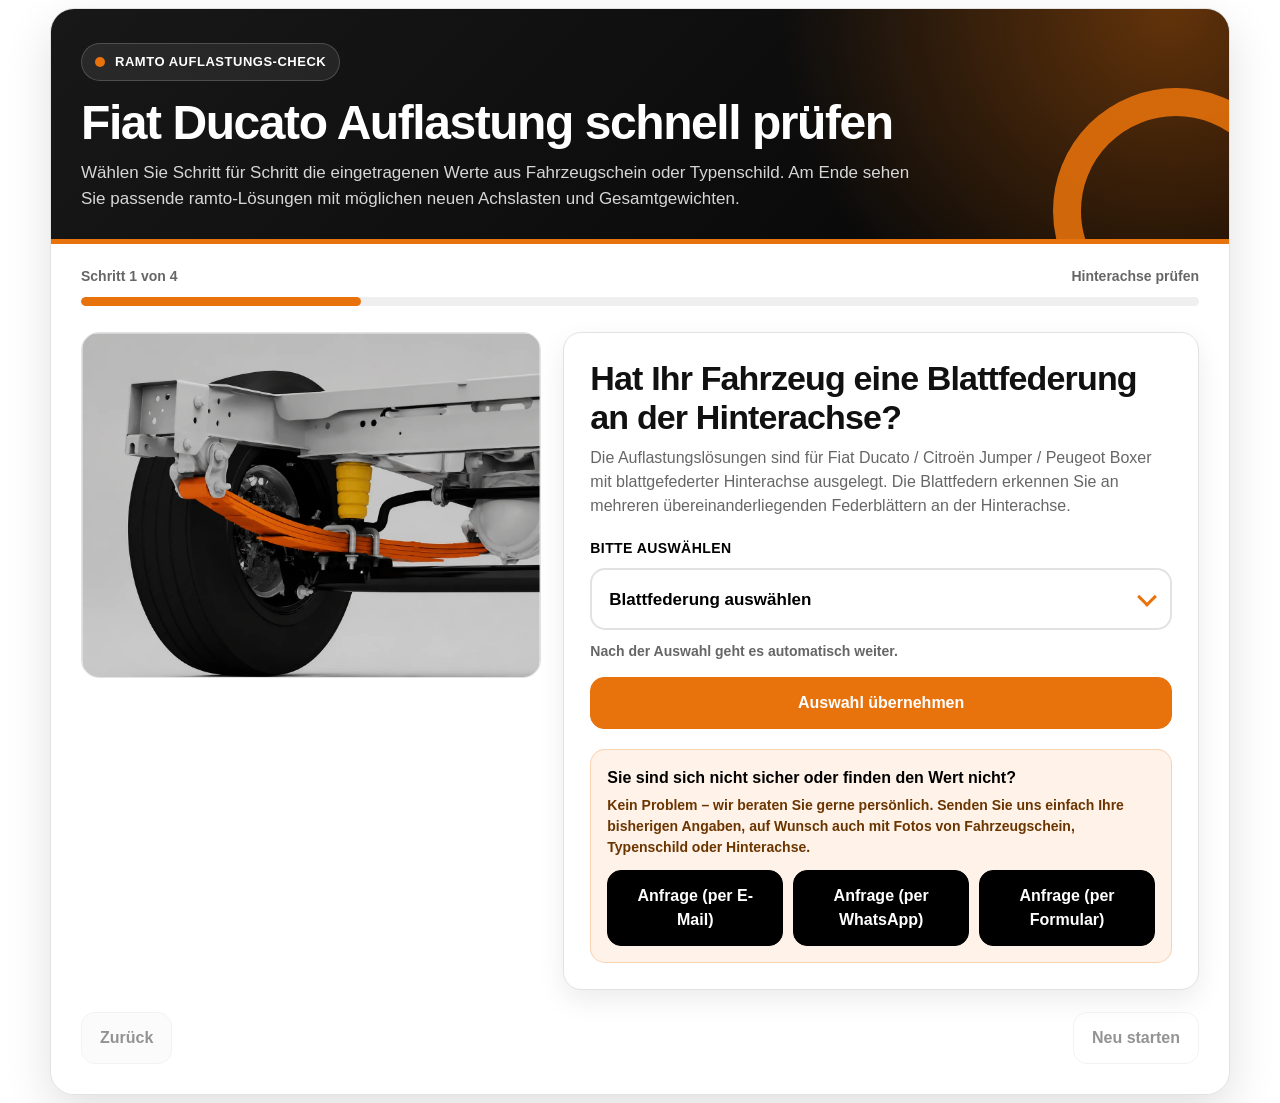
<file: fiat-auflastung/index.html>
<!doctype html>
<html lang="de">
<head>
  <meta charset="UTF-8">
  <meta http-equiv="Content-Type" content="text/html; charset=UTF-8">
  <meta name="viewport" content="width=device-width, initial-scale=1.0">
  <title>ramto Fiat Ducato Auflastungs-Check</title>
</head>
<body>
<!-- JIMDO-CODE START -->
<!--
  ramto Fiat Ducato Auflastungs-Check
  Version: 6.6 Clean Logging
  Stand: 07.07.2026
  Einbau in Jimdo: Bei der Jimdo-Block-Datei alles kopieren. Bei der Vollversion nur den Bereich zwischen JIMDO-CODE START und JIMDO-CODE ENDE kopieren.

  Wichtige Anpassungsstellen:
  - AUFLASTUNG_DATEN: Tabellenwerte / moegliche Kombinationen
  - AUFLASTUNG_CONFIG.prices: Preise je Option
  - AUFLASTUNG_CONFIG.productUrls / wheelUrl: Links
  - Bilder liegen im Ordner images/ als webp: blattfeder.webp, zgg.webp, va.webp, ha.webp, option-a.webp, option-b.webp, option-c.webp
  - Version 6: Kontaktwege E-Mail / WhatsApp / Formular, Google-Sheets-Logging fuer jede Anfrage, Formular-Mail nur bei Kanal Formular
  - Wichtig: AUFLASTUNG_CONFIG.sheetEndpoint, sheetWriteToken und whatsappPhone vor Livegang eintragen
-->
<div id="ramto-fiat-journey" class="rfj">
  <style>
    #ramto-fiat-journey {
      --rfj-orange: #E8720C;
      --rfj-orange-dark: #c85d00;
      --rfj-black: #000000;
      --rfj-anthracite: #181818;
      --rfj-white: #FFFFFF;
      --rfj-bg: #FFFFFF;
      --rfj-soft: #F6F6F6;
      --rfj-soft-2: #EFEFEF;
      --rfj-soft-orange: #FFF2E8;
      --rfj-text: #111111;
      --rfj-muted: #666666;
      --rfj-border: #E2E2E2;
      --rfj-success: #1d6f42;
      --rfj-warning-bg: #FFF6ED;
      --rfj-warning-text: #6B3500;
      --rfj-radius: 18px;
      --rfj-radius-sm: 13px;
      --rfj-shadow: 0 18px 48px rgba(0, 0, 0, 0.12);
      --rfj-shadow-soft: 0 10px 28px rgba(0, 0, 0, 0.08);
      width: 100%;
      max-width: 1180px;
      margin: 0 auto;
      color: var(--rfj-text);
      font-family: Arial, Helvetica, sans-serif;
      font-size: 16px;
      line-height: 1.5;
      -webkit-text-size-adjust: 100%;
      text-size-adjust: 100%;
    }

    #ramto-fiat-journey * {
      box-sizing: border-box;
    }

    #ramto-fiat-journey a {
      color: inherit;
    }

    #ramto-fiat-journey h2,
    #ramto-fiat-journey h3,
    #ramto-fiat-journey h4,
    #ramto-fiat-journey h5,
    #ramto-fiat-journey p {
      margin-top: 0;
    }

    #ramto-fiat-journey .rfj-shell {
      overflow: hidden;
      background: var(--rfj-white);
      border: 1px solid var(--rfj-border);
      border-radius: 24px;
      box-shadow: var(--rfj-shadow);
    }

    #ramto-fiat-journey .rfj-hero {
      position: relative;
      overflow: hidden;
      padding: 34px 30px 28px;
      background:
        radial-gradient(circle at 95% 0%, rgba(232, 114, 12, 0.40), transparent 34%),
        linear-gradient(135deg, var(--rfj-anthracite) 0%, #050505 100%);
      color: var(--rfj-white);
      border-bottom: 5px solid var(--rfj-orange);
    }

    #ramto-fiat-journey .rfj-hero::after {
      content: "";
      position: absolute;
      width: 190px;
      height: 190px;
      right: -70px;
      bottom: -95px;
      border: 28px solid var(--rfj-orange);
      border-radius: 50%;
      opacity: 0.88;
      pointer-events: none;
    }

    #ramto-fiat-journey .rfj-kicker {
      position: relative;
      z-index: 1;
      display: inline-flex;
      align-items: center;
      gap: 10px;
      margin-bottom: 16px;
      padding: 8px 13px;
      border: 1px solid rgba(255, 255, 255, 0.18);
      border-radius: 999px;
      background: rgba(255, 255, 255, 0.08);
      font-size: 13px;
      font-weight: 800;
      letter-spacing: 0.04em;
      text-transform: uppercase;
    }

    #ramto-fiat-journey .rfj-kicker::before {
      content: "";
      display: inline-block;
      width: 10px;
      height: 10px;
      border-radius: 50%;
      background: var(--rfj-orange);
    }

    #ramto-fiat-journey .rfj-hero h2 {
      position: relative;
      z-index: 1;
      max-width: 830px;
      margin-bottom: 12px;
      font-size: clamp(30px, 4vw, 48px);
      line-height: 1.08;
      font-weight: 900;
      letter-spacing: -0.03em;
    }

    #ramto-fiat-journey .rfj-hero p {
      position: relative;
      z-index: 1;
      max-width: 850px;
      margin-bottom: 0;
      color: rgba(255, 255, 255, 0.83);
      font-size: 17px;
    }

    #ramto-fiat-journey .rfj-progress-wrap {
      padding: 22px 30px 0;
      background: var(--rfj-white);
    }

    #ramto-fiat-journey .rfj-progress-meta {
      display: flex;
      justify-content: space-between;
      gap: 14px;
      margin-bottom: 10px;
      color: var(--rfj-muted);
      font-size: 14px;
      font-weight: 700;
    }

    #ramto-fiat-journey .rfj-progress {
      height: 9px;
      overflow: hidden;
      border-radius: 999px;
      background: var(--rfj-soft-2);
    }

    #ramto-fiat-journey .rfj-progress-bar {
      width: 25%;
      height: 100%;
      border-radius: 999px;
      background: var(--rfj-orange);
      transition: width 0.25s ease;
    }

    #ramto-fiat-journey .rfj-form {
      padding: 26px 30px 30px;
      background: var(--rfj-white);
    }

    #ramto-fiat-journey .rfj-step {
      display: none;
      grid-template-columns: minmax(250px, 0.42fr) minmax(0, 0.58fr);
      gap: 22px;
      align-items: start;
    }

    #ramto-fiat-journey .rfj-step.is-active {
      display: grid;
    }

    #ramto-fiat-journey .rfj-question-card,
    #ramto-fiat-journey .rfj-image-slot,
    #ramto-fiat-journey .rfj-result,
    #ramto-fiat-journey .rfj-option-card {
      border: 1px solid var(--rfj-border);
      border-radius: var(--rfj-radius);
      background: var(--rfj-white);
    }

    #ramto-fiat-journey .rfj-question-card {
      min-width: 0;
      padding: 26px;
      box-shadow: var(--rfj-shadow-soft);
    }

    #ramto-fiat-journey .rfj-question-card h3 {
      margin-bottom: 10px;
      font-size: clamp(24px, 3vw, 34px);
      line-height: 1.13;
      font-weight: 900;
      letter-spacing: -0.025em;
    }

    #ramto-fiat-journey .rfj-question-card p {
      margin-bottom: 20px;
      color: var(--rfj-muted);
    }

    #ramto-fiat-journey .rfj-image-slot {
      position: relative;
      aspect-ratio: 4 / 3;
      width: 100%;
      height: auto;
      min-height: 0;
      align-self: start;
      overflow: hidden;
      display: flex;
      flex-direction: column;
      justify-content: center;
      align-items: center;
      gap: 9px;
      padding: 22px;
      text-align: center;
      color: var(--rfj-muted);
      background:
        linear-gradient(135deg, rgba(0, 0, 0, 0.72), rgba(24, 24, 24, 0.38)),
        repeating-linear-gradient(135deg, #f3f3f3, #f3f3f3 12px, #e7e7e7 12px, #e7e7e7 24px);
    }

    #ramto-fiat-journey .rfj-image-slot::before {
      content: "";
      position: absolute;
      inset: 14px;
      border: 2px dashed rgba(255, 255, 255, 0.45);
      border-radius: 15px;
      pointer-events: none;
    }

    #ramto-fiat-journey .rfj-image-slot span {
      position: relative;
      z-index: 1;
      display: inline-flex;
      width: 58px;
      height: 58px;
      align-items: center;
      justify-content: center;
      border-radius: 18px;
      background: var(--rfj-orange);
      color: var(--rfj-white);
      font-size: 25px;
      font-weight: 900;
      box-shadow: 0 10px 22px rgba(0, 0, 0, 0.22);
    }

    #ramto-fiat-journey .rfj-image-slot strong,
    #ramto-fiat-journey .rfj-image-slot small {
      position: relative;
      z-index: 1;
      max-width: 270px;
    }

    #ramto-fiat-journey .rfj-image-slot strong {
      color: var(--rfj-white);
      font-size: 17px;
    }

    #ramto-fiat-journey .rfj-image-slot small {
      color: rgba(255, 255, 255, 0.78);
    }


    #ramto-fiat-journey .rfj-image-slot.rfj-has-img,
    #ramto-fiat-journey .rfj-option-image.rfj-has-img {
      padding: 0;
      background: var(--rfj-white);
    }

    #ramto-fiat-journey .rfj-image-slot.rfj-has-img::before,
    #ramto-fiat-journey .rfj-option-image.rfj-has-img::after {
      display: none;
    }

    #ramto-fiat-journey .rfj-select-label {
      display: block;
      margin: 0 0 9px;
      color: var(--rfj-black);
      font-size: 14px;
      font-weight: 900;
      letter-spacing: 0.03em;
      text-transform: uppercase;
    }

    #ramto-fiat-journey .rfj-select-wrap {
      position: relative;
      width: 100%;
    }

    #ramto-fiat-journey .rfj-select-wrap::after {
      content: "";
      position: absolute;
      right: 18px;
      top: 50%;
      width: 11px;
      height: 11px;
      border-right: 3px solid var(--rfj-orange);
      border-bottom: 3px solid var(--rfj-orange);
      transform: translateY(-65%) rotate(45deg);
      pointer-events: none;
    }

    #ramto-fiat-journey .rfj-select {
      width: 100%;
      min-height: 62px;
      padding: 15px 54px 15px 17px;
      border: 2px solid var(--rfj-border);
      border-radius: 15px;
      appearance: none;
      -webkit-appearance: none;
      background: var(--rfj-white);
      color: var(--rfj-black);
      font: inherit;
      font-size: 17px;
      line-height: 1.25;
      font-weight: 800;
      cursor: pointer;
      outline: none;
      transition: border-color 0.15s ease, box-shadow 0.15s ease, background 0.15s ease;
      overflow: hidden;
      text-overflow: ellipsis;
    }

    #ramto-fiat-journey .rfj-select:hover,
    #ramto-fiat-journey .rfj-select:focus {
      border-color: var(--rfj-orange);
      box-shadow: 0 0 0 4px rgba(232, 114, 12, 0.13);
    }

    #ramto-fiat-journey .rfj-select:disabled {
      opacity: 0.55;
      cursor: not-allowed;
      background: var(--rfj-soft);
    }

    #ramto-fiat-journey .rfj-select-hint {
      min-height: 22px;
      margin-top: 11px;
      color: var(--rfj-muted);
      font-size: 14px;
      font-weight: 700;
    }

    #ramto-fiat-journey .rfj-select-hint strong {
      color: var(--rfj-black);
    }

    #ramto-fiat-journey .rfj-select-next {
      display: none;
      width: 100%;
      margin-top: 14px;
    }

    #ramto-fiat-journey .rfj-choice-grid {
      display: grid;
      grid-template-columns: repeat(2, minmax(0, 1fr));
      gap: 12px;
      margin-top: 8px;
    }

    #ramto-fiat-journey .rfj-choice-grid-numbers {
      grid-template-columns: repeat(2, minmax(0, 1fr));
    }

    #ramto-fiat-journey .rfj-choice,
    #ramto-fiat-journey .rfj-button {
      appearance: none;
      border: 1px solid var(--rfj-border);
      border-radius: 14px;
      font: inherit;
      cursor: pointer;
      transition: transform 0.15s ease, border-color 0.15s ease, background 0.15s ease, box-shadow 0.15s ease;
    }

    #ramto-fiat-journey .rfj-choice {
      position: relative;
      min-height: 92px;
      padding: 16px 16px 15px;
      background: var(--rfj-white);
      text-align: left;
    }

    #ramto-fiat-journey .rfj-choice::after {
      content: "›";
      position: absolute;
      right: 15px;
      top: 15px;
      width: 28px;
      height: 28px;
      display: inline-flex;
      align-items: center;
      justify-content: center;
      border-radius: 50%;
      background: var(--rfj-soft);
      color: var(--rfj-orange);
      font-size: 24px;
      line-height: 1;
      font-weight: 900;
    }

    #ramto-fiat-journey .rfj-choice strong {
      display: block;
      padding-right: 34px;
      margin-bottom: 4px;
      color: var(--rfj-black);
      font-size: 17px;
      line-height: 1.25;
    }

    #ramto-fiat-journey .rfj-choice small {
      display: block;
      color: var(--rfj-muted);
      line-height: 1.38;
    }

    #ramto-fiat-journey .rfj-choice .rfj-number {
      display: block;
      padding-right: 34px;
      margin-bottom: 3px;
      color: var(--rfj-black);
      font-size: 26px;
      line-height: 1.1;
      font-weight: 900;
      letter-spacing: -0.02em;
    }

    #ramto-fiat-journey .rfj-choice:hover,
    #ramto-fiat-journey .rfj-choice:focus-visible,
    #ramto-fiat-journey .rfj-button:hover,
    #ramto-fiat-journey .rfj-button:focus-visible {
      transform: translateY(-1px);
      border-color: var(--rfj-orange);
      box-shadow: 0 0 0 4px rgba(232, 114, 12, 0.13);
      outline: none;
    }

    #ramto-fiat-journey .rfj-choice.is-selected {
      border-color: var(--rfj-orange);
      background: var(--rfj-soft-orange);
      box-shadow: 0 0 0 4px rgba(232, 114, 12, 0.14);
    }

    #ramto-fiat-journey .rfj-step-note {
      display: inline-flex;
      align-items: center;
      gap: 8px;
      margin-top: 18px;
      padding: 10px 12px;
      border-radius: 999px;
      background: var(--rfj-soft);
      color: var(--rfj-muted);
      font-size: 13px;
      font-weight: 800;
    }

    #ramto-fiat-journey .rfj-step-note::before {
      content: "";
      width: 9px;
      height: 9px;
      border-radius: 50%;
      background: var(--rfj-orange);
    }

    #ramto-fiat-journey .rfj-error {
      display: none;
      margin-top: 16px;
      padding: 12px 14px;
      border-radius: 12px;
      background: var(--rfj-warning-bg);
      color: var(--rfj-warning-text);
      font-weight: 800;
    }

    #ramto-fiat-journey .rfj-error.is-visible {
      display: block;
    }

    #ramto-fiat-journey .rfj-nav {
      display: flex;
      justify-content: space-between;
      gap: 12px;
      margin-top: 22px;
    }

    #ramto-fiat-journey .rfj-button {
      display: inline-flex;
      align-items: center;
      justify-content: center;
      gap: 8px;
      min-height: 48px;
      padding: 13px 18px;
      text-decoration: none;
      font-weight: 900;
      background: var(--rfj-white);
      color: var(--rfj-black);
    }

    #ramto-fiat-journey .rfj-button-primary {
      border-color: var(--rfj-orange);
      background: var(--rfj-orange);
      color: var(--rfj-white);
    }

    #ramto-fiat-journey .rfj-button-dark {
      border-color: var(--rfj-black);
      background: var(--rfj-black);
      color: var(--rfj-white);
    }

    #ramto-fiat-journey .rfj-button-ghost {
      background: var(--rfj-soft);
    }

    #ramto-fiat-journey .rfj-button[disabled] {
      opacity: 0.42;
      cursor: not-allowed;
      transform: none;
      box-shadow: none;
      border-color: var(--rfj-border);
    }

    #ramto-fiat-journey .rfj-result {
      margin-top: 26px;
      padding: 26px;
      box-shadow: var(--rfj-shadow);
    }

    #ramto-fiat-journey .rfj-result[hidden] {
      display: none;
    }

    #ramto-fiat-journey .rfj-result-head {
      display: grid;
      grid-template-columns: minmax(0, 1fr) auto;
      gap: 16px;
      align-items: flex-start;
      margin-bottom: 18px;
      padding-bottom: 18px;
      border-bottom: 1px solid var(--rfj-border);
    }

    #ramto-fiat-journey .rfj-result-head h3 {
      margin-bottom: 7px;
      font-size: clamp(26px, 3vw, 38px);
      line-height: 1.1;
      font-weight: 900;
      letter-spacing: -0.03em;
    }

    #ramto-fiat-journey .rfj-result-head p {
      margin-bottom: 0;
      color: var(--rfj-muted);
    }

    #ramto-fiat-journey .rfj-pill {
      display: inline-flex;
      align-items: center;
      justify-content: center;
      white-space: nowrap;
      gap: 8px;
      border-radius: 999px;
      padding: 10px 13px;
      background: var(--rfj-anthracite);
      color: var(--rfj-white);
      font-size: 13px;
      font-weight: 900;
    }

    #ramto-fiat-journey .rfj-alert {
      margin: 0 0 18px;
      padding: 14px 16px;
      border: 1px solid rgba(232, 114, 12, 0.28);
      border-left: 5px solid var(--rfj-orange);
      border-radius: 14px;
      background: var(--rfj-warning-bg);
      color: var(--rfj-warning-text);
    }

    #ramto-fiat-journey .rfj-alert strong {
      display: block;
      margin-bottom: 4px;
      color: var(--rfj-black);
    }

    #ramto-fiat-journey .rfj-options {
      display: grid;
      gap: 20px;
    }

    #ramto-fiat-journey .rfj-option-card {
      overflow: hidden;
      box-shadow: var(--rfj-shadow-soft);
    }

    #ramto-fiat-journey .rfj-option-heading {
      display: flex;
      align-items: flex-start;
      gap: 14px;
      padding: 21px 22px 18px;
      background: var(--rfj-white);
      border-bottom: 1px solid var(--rfj-border);
    }

    #ramto-fiat-journey .rfj-letter {
      flex: 0 0 auto;
      display: inline-flex;
      width: 42px;
      height: 42px;
      align-items: center;
      justify-content: center;
      border-radius: 50%;
      background: var(--rfj-orange);
      color: var(--rfj-white);
      font-size: 19px;
      font-weight: 900;
    }

    #ramto-fiat-journey .rfj-option-heading h4 {
      margin: 0 0 4px;
      font-size: clamp(22px, 2.6vw, 30px);
      line-height: 1.13;
      font-weight: 900;
      letter-spacing: -0.02em;
    }

    #ramto-fiat-journey .rfj-option-heading p {
      margin-bottom: 0;
      color: var(--rfj-muted);
    }

    #ramto-fiat-journey .rfj-option-main {
      display: grid;
      grid-template-columns: minmax(240px, 0.95fr) minmax(170px, 0.58fr) minmax(250px, 0.82fr);
      gap: 16px;
      align-items: start;
      padding: 20px 22px 18px;
      background: var(--rfj-white);
    }

    #ramto-fiat-journey .rfj-option-image {
      position: relative;
      aspect-ratio: 4 / 3;
      width: 100%;
      height: auto;
      min-height: 0;
      align-self: start;
      display: flex;
      align-items: center;
      justify-content: center;
      overflow: hidden;
      border: 1px solid var(--rfj-border);
      border-radius: 16px;
      padding: 18px;
      text-align: center;
      color: rgba(255, 255, 255, 0.83);
      background:
        linear-gradient(135deg, rgba(0, 0, 0, 0.78), rgba(24, 24, 24, 0.38)),
        repeating-linear-gradient(135deg, #eeeeee, #eeeeee 12px, #dfdfdf 12px, #dfdfdf 24px);
      font-weight: 800;
    }

    #ramto-fiat-journey .rfj-option-image::after {
      content: "";
      position: absolute;
      inset: 12px;
      border: 2px dashed rgba(255, 255, 255, 0.42);
      border-radius: 13px;
      pointer-events: none;
    }

    #ramto-fiat-journey .rfj-option-image,
    #ramto-fiat-journey .rfj-kpi-stack,
    #ramto-fiat-journey .rfj-price-box {
      min-width: 0;
      overflow-wrap: anywhere;
    }

    #ramto-fiat-journey .rfj-image-slot > img,
    #ramto-fiat-journey .rfj-option-image > img {
      position: absolute;
      inset: 0;
      z-index: 0;
      display: block;
      width: 100%;
      height: 100%;
      object-fit: cover;
    }

    #ramto-fiat-journey .rfj-image-slot > :not(img),
    #ramto-fiat-journey .rfj-option-image > :not(img) {
      position: relative;
      z-index: 1;
    }

    #ramto-fiat-journey .rfj-kpi-stack {
      display: grid;
      gap: 10px;
    }

    #ramto-fiat-journey .rfj-load-box {
      border: 1px solid var(--rfj-border);
      border-radius: 15px;
      padding: 14px 14px 13px;
      background: var(--rfj-soft);
    }

    #ramto-fiat-journey .rfj-load-box span {
      display: block;
      margin-bottom: 3px;
      color: var(--rfj-muted);
      font-size: 12px;
      font-weight: 900;
      letter-spacing: 0.05em;
      text-transform: uppercase;
    }

    #ramto-fiat-journey .rfj-load-box strong {
      display: block;
      color: var(--rfj-black);
      font-size: clamp(21px, 2.2vw, 24px);
      line-height: 1.1;
      font-weight: 900;
      letter-spacing: -0.02em;
    }

    #ramto-fiat-journey .rfj-price-box {
      display: flex;
      flex-direction: column;
      padding: 16px;
      border-radius: 16px;
      border: 1px solid rgba(232, 114, 12, 0.42);
      background: var(--rfj-soft-orange);
    }

    #ramto-fiat-journey .rfj-price-box span {
      color: var(--rfj-muted);
      font-size: 12px;
      font-weight: 900;
      letter-spacing: 0.05em;
      text-transform: uppercase;
    }

    #ramto-fiat-journey .rfj-price-box strong {
      display: block;
      margin: 2px 0 10px;
      color: var(--rfj-black);
      font-size: clamp(25px, 3vw, 32px);
      line-height: 1.05;
      font-weight: 900;
      letter-spacing: -0.03em;
    }

    #ramto-fiat-journey .rfj-price-box p {
      margin: 0 0 10px;
      color: var(--rfj-warning-text);
      font-size: 14px;
      font-weight: 800;
    }

    #ramto-fiat-journey .rfj-price-box ul {
      margin: 0;
      padding-left: 18px;
      color: var(--rfj-muted);
      font-size: 14px;
    }

    #ramto-fiat-journey .rfj-price-box li + li {
      margin-top: 5px;
    }

    #ramto-fiat-journey .rfj-procon-full {
      display: grid;
      grid-template-columns: repeat(2, minmax(0, 1fr));
      gap: 16px;
      padding: 18px 22px 22px;
      background: #fbfbfb;
      border-top: 1px solid var(--rfj-border);
    }

    #ramto-fiat-journey .rfj-procon-box {
      border: 1px solid var(--rfj-border);
      border-radius: 15px;
      padding: 15px 16px;
      background: var(--rfj-white);
    }

    #ramto-fiat-journey .rfj-procon-box h5 {
      margin: 0 0 9px;
      font-size: 16px;
      font-weight: 900;
    }

    #ramto-fiat-journey .rfj-procon-box ul {
      margin: 0;
      padding-left: 18px;
      color: var(--rfj-muted);
    }

    #ramto-fiat-journey .rfj-procon-box li + li {
      margin-top: 6px;
    }

    #ramto-fiat-journey .rfj-wheel-note {
      margin: 0 22px 18px;
      padding: 13px 15px;
      border-radius: 14px;
      background: var(--rfj-anthracite);
      color: rgba(255, 255, 255, 0.83);
      font-size: 14px;
    }

    #ramto-fiat-journey .rfj-wheel-note strong {
      color: var(--rfj-white);
    }

    #ramto-fiat-journey .rfj-option-actions {
      display: flex;
      flex-wrap: wrap;
      gap: 10px;
      padding: 0 22px 22px;
    }

    #ramto-fiat-journey .rfj-summary-list {
      display: grid;
      gap: 7px;
      margin-top: 18px;
      padding: 14px 16px;
      border-radius: 14px;
      background: var(--rfj-soft);
      color: var(--rfj-muted);
      font-size: 14px;
    }

    #ramto-fiat-journey .rfj-summary-list strong {
      color: var(--rfj-black);
    }

    #ramto-fiat-journey .rfj-help-card {
      margin-top: 20px;
      padding: 16px;
      border: 1px solid rgba(232, 114, 12, 0.24);
      border-radius: 15px;
      background: var(--rfj-soft-orange);
    }

    #ramto-fiat-journey .rfj-help-card strong {
      display: block;
      margin-bottom: 5px;
      color: var(--rfj-black);
      font-size: 16px;
      font-weight: 900;
    }

    #ramto-fiat-journey .rfj-help-card p {
      margin-bottom: 12px;
      color: var(--rfj-warning-text);
      font-size: 14px;
      font-weight: 700;
    }

    #ramto-fiat-journey .rfj-contact-actions {
      display: flex;
      flex-wrap: wrap;
      gap: 10px;
    }

    #ramto-fiat-journey .rfj-contact-actions .rfj-button,
    #ramto-fiat-journey .rfj-option-actions .rfj-contact-button {
      flex: 1 1 145px;
    }

    #ramto-fiat-journey .rfj-button-small {
      min-height: 44px;
      padding: 11px 13px;
      font-size: 14px;
    }

    #ramto-fiat-journey .rfj-contact-notice {
      position: fixed;
      left: 50%;
      bottom: 22px;
      z-index: 99999;
      max-width: min(520px, calc(100vw - 28px));
      padding: 13px 16px;
      border-radius: 14px;
      background: var(--rfj-anthracite);
      color: var(--rfj-white);
      box-shadow: var(--rfj-shadow);
      font-size: 14px;
      font-weight: 800;
      transform: translate(-50%, 18px);
      opacity: 0;
      pointer-events: none;
      transition: opacity 0.18s ease, transform 0.18s ease;
    }

    #ramto-fiat-journey .rfj-contact-notice.is-visible {
      opacity: 1;
      transform: translate(-50%, 0);
    }

    #ramto-fiat-journey .rfj-modal[hidden] {
      display: none;
    }

    #ramto-fiat-journey .rfj-modal {
      position: fixed;
      inset: 0;
      z-index: 99998;
      display: flex;
      align-items: center;
      justify-content: center;
      padding: 18px;
    }

    #ramto-fiat-journey .rfj-modal-backdrop {
      position: absolute;
      inset: 0;
      background: rgba(0, 0, 0, 0.58);
    }

    #ramto-fiat-journey .rfj-modal-panel {
      position: relative;
      z-index: 1;
      width: 100%;
      max-width: 760px;
      max-height: 90vh;
      overflow: auto;
      padding: 26px;
      border-radius: 22px;
      background: var(--rfj-white);
      box-shadow: var(--rfj-shadow);
    }

    #ramto-fiat-journey .rfj-modal-close {
      position: absolute;
      top: 14px;
      right: 14px;
      width: 42px;
      height: 42px;
      border: 1px solid var(--rfj-border);
      border-radius: 50%;
      background: var(--rfj-soft);
      color: var(--rfj-black);
      font-size: 26px;
      line-height: 1;
      font-weight: 900;
      cursor: pointer;
    }

    #ramto-fiat-journey .rfj-modal-panel h3 {
      max-width: 620px;
      margin: 0 50px 8px 0;
      font-size: clamp(24px, 3vw, 34px);
      line-height: 1.12;
      font-weight: 900;
      letter-spacing: -0.02em;
    }

    #ramto-fiat-journey .rfj-modal-panel > p {
      margin-bottom: 14px;
      color: var(--rfj-muted);
    }

    #ramto-fiat-journey .rfj-modal-summary {
      display: grid;
      gap: 5px;
      margin: 0 0 16px;
      padding: 13px 15px;
      border-radius: 14px;
      background: var(--rfj-soft);
      color: var(--rfj-muted);
      font-size: 14px;
    }

    #ramto-fiat-journey .rfj-modal-summary strong {
      color: var(--rfj-black);
    }

    #ramto-fiat-journey .rfj-form-grid {
      display: grid;
      grid-template-columns: repeat(2, minmax(0, 1fr));
      gap: 14px;
    }

    #ramto-fiat-journey .rfj-field {
      display: block;
      min-width: 0;
    }

    #ramto-fiat-journey .rfj-field-full {
      grid-column: 1 / -1;
    }

    #ramto-fiat-journey .rfj-field span {
      display: block;
      margin-bottom: 7px;
      color: var(--rfj-black);
      font-size: 13px;
      font-weight: 900;
      letter-spacing: 0.03em;
      text-transform: uppercase;
    }

    #ramto-fiat-journey .rfj-input,
    #ramto-fiat-journey .rfj-textarea {
      width: 100%;
      border: 2px solid var(--rfj-border);
      border-radius: 13px;
      background: var(--rfj-white);
      color: var(--rfj-black);
      font: inherit;
      font-size: 16px;
      outline: none;
      transition: border-color 0.15s ease, box-shadow 0.15s ease;
    }

    #ramto-fiat-journey .rfj-input {
      min-height: 52px;
      padding: 12px 13px;
    }

    #ramto-fiat-journey .rfj-textarea {
      min-height: 112px;
      padding: 12px 13px;
      resize: vertical;
    }

    #ramto-fiat-journey .rfj-input:focus,
    #ramto-fiat-journey .rfj-textarea:focus {
      border-color: var(--rfj-orange);
      box-shadow: 0 0 0 4px rgba(232, 114, 12, 0.13);
    }

    #ramto-fiat-journey .rfj-consent {
      display: flex;
      gap: 10px;
      align-items: flex-start;
      margin-top: 14px;
      color: var(--rfj-muted);
      font-size: 14px;
      font-weight: 700;
    }

    #ramto-fiat-journey .rfj-consent input {
      flex: 0 0 auto;
      width: 18px;
      height: 18px;
      margin-top: 2px;
      accent-color: var(--rfj-orange);
    }

    #ramto-fiat-journey .rfj-form-status {
      display: none;
      margin-top: 14px;
      padding: 12px 14px;
      border-radius: 13px;
      font-weight: 800;
    }

    #ramto-fiat-journey .rfj-form-status.is-visible {
      display: block;
    }

    #ramto-fiat-journey .rfj-form-status.is-success {
      background: #EAF7EF;
      color: var(--rfj-success);
    }

    #ramto-fiat-journey .rfj-form-status.is-error {
      background: var(--rfj-warning-bg);
      color: var(--rfj-warning-text);
    }

    #ramto-fiat-journey .rfj-modal-actions {
      display: flex;
      flex-wrap: wrap;
      gap: 10px;
      justify-content: flex-end;
      margin-top: 16px;
    }

    #ramto-fiat-journey .rfj-hp {
      position: absolute;
      left: -9999px;
      width: 1px;
      height: 1px;
      opacity: 0;
    }

    @media (max-width: 1060px) {
      #ramto-fiat-journey .rfj-option-main {
        grid-template-columns: minmax(230px, 1fr) minmax(220px, 1fr);
      }

      #ramto-fiat-journey .rfj-price-box {
        grid-column: 1 / -1;
      }
    }

    @media (max-width: 780px) {
      #ramto-fiat-journey {
        max-width: 100%;
      }

      #ramto-fiat-journey .rfj-step,
      #ramto-fiat-journey .rfj-result-head,
      #ramto-fiat-journey .rfj-option-main,
      #ramto-fiat-journey .rfj-procon-full {
        grid-template-columns: 1fr;
      }

      #ramto-fiat-journey .rfj-choice-grid,
      #ramto-fiat-journey .rfj-choice-grid-numbers {
        grid-template-columns: 1fr;
      }

      #ramto-fiat-journey .rfj-select-next {
        display: inline-flex;
      }

      #ramto-fiat-journey .rfj-price-box {
        grid-column: auto;
      }

      #ramto-fiat-journey .rfj-hero,
      #ramto-fiat-journey .rfj-progress-wrap,
      #ramto-fiat-journey .rfj-form,
      #ramto-fiat-journey .rfj-result {
        padding-left: 18px;
        padding-right: 18px;
      }

      #ramto-fiat-journey .rfj-option-heading,
      #ramto-fiat-journey .rfj-option-main,
      #ramto-fiat-journey .rfj-procon-full,
      #ramto-fiat-journey .rfj-option-actions {
        padding-left: 18px;
        padding-right: 18px;
      }

      #ramto-fiat-journey .rfj-wheel-note {
        margin-left: 18px;
        margin-right: 18px;
      }
    }

    @media (max-width: 640px) {
      #ramto-fiat-journey {
        font-size: 17px;
      }

      #ramto-fiat-journey .rfj-shell {
        border-radius: 16px;
        box-shadow: none;
      }

      #ramto-fiat-journey .rfj-hero {
        padding: 26px 18px 22px;
      }

      #ramto-fiat-journey .rfj-hero h2 {
        font-size: 30px;
        line-height: 1.08;
      }

      #ramto-fiat-journey .rfj-hero p {
        font-size: 16px;
      }

      #ramto-fiat-journey .rfj-progress-wrap {
        padding-top: 18px;
      }

      #ramto-fiat-journey .rfj-progress-meta {
        flex-direction: column;
        gap: 4px;
        font-size: 15px;
      }

      #ramto-fiat-journey .rfj-form {
        padding-top: 22px;
        padding-bottom: 24px;
      }

      #ramto-fiat-journey .rfj-step {
        gap: 16px;
      }

      #ramto-fiat-journey .rfj-question-card {
        padding: 20px;
        border-radius: 16px;
      }

      #ramto-fiat-journey .rfj-question-card h3 {
        font-size: 26px;
        line-height: 1.12;
      }

      #ramto-fiat-journey .rfj-question-card p {
        font-size: 16px;
      }

      #ramto-fiat-journey .rfj-image-slot,
      #ramto-fiat-journey .rfj-option-image {
        aspect-ratio: 4 / 3;
        min-height: 0;
        padding: 18px;
      }

      #ramto-fiat-journey .rfj-select {
        min-height: 66px;
        padding-top: 16px;
        padding-bottom: 16px;
        font-size: 18px;
      }

      #ramto-fiat-journey .rfj-select-hint {
        font-size: 15px;
        line-height: 1.45;
      }

      #ramto-fiat-journey .rfj-nav,
      #ramto-fiat-journey .rfj-option-actions,
      #ramto-fiat-journey .rfj-contact-actions,
      #ramto-fiat-journey .rfj-modal-actions {
        flex-direction: column;
      }

      #ramto-fiat-journey .rfj-form-grid {
        grid-template-columns: 1fr;
      }

      #ramto-fiat-journey .rfj-modal {
        padding: 10px;
      }

      #ramto-fiat-journey .rfj-modal-panel {
        padding: 22px 16px 18px;
        border-radius: 16px;
      }

      #ramto-fiat-journey .rfj-button {
        width: 100%;
        min-height: 58px;
        font-size: 16px;
      }

      #ramto-fiat-journey .rfj-result {
        margin-top: 20px;
        padding: 18px 14px;
        border-radius: 16px;
      }

      #ramto-fiat-journey .rfj-result-head {
        gap: 10px;
      }

      #ramto-fiat-journey .rfj-result-head h3 {
        font-size: 28px;
      }

      #ramto-fiat-journey .rfj-pill {
        width: 100%;
        white-space: normal;
      }

      #ramto-fiat-journey .rfj-option-heading {
        padding-top: 18px;
      }

      #ramto-fiat-journey .rfj-option-heading h4 {
        font-size: 24px;
      }

      #ramto-fiat-journey .rfj-load-box strong {
        font-size: 25px;
      }

      #ramto-fiat-journey .rfj-price-box strong {
        font-size: 30px;
      }

      #ramto-fiat-journey .rfj-procon-box ul,
      #ramto-fiat-journey .rfj-price-box ul {
        padding-left: 20px;
      }
    }
  </style>

  <div class="rfj-shell">
    <div class="rfj-hero">
      <div class="rfj-kicker">ramto Auflastungs-Check</div>
      <h2>Fiat Ducato Auflastung schnell prüfen</h2>
      <p>Wählen Sie Schritt für Schritt die eingetragenen Werte aus Fahrzeugschein oder Typenschild. Am Ende sehen Sie passende ramto-Lösungen mit möglichen neuen Achslasten und Gesamtgewichten.</p>
    </div>

    <div class="rfj-progress-wrap">
      <div class="rfj-progress-meta">
        <span id="rfj-step-label">Schritt 1 von 4</span>
        <span id="rfj-step-name">Hinterachse prüfen</span>
      </div>
      <div class="rfj-progress" aria-hidden="true">
        <div id="rfj-progress-bar" class="rfj-progress-bar"></div>
      </div>
    </div>

    <form id="rfj-form" class="rfj-form" novalidate>
      <section class="rfj-step is-active" data-step="0" data-name="Hinterachse prüfen">
        <div class="rfj-image-slot rfj-has-img">
          <img src="images/blattfeder.webp" alt="Beispielbild: Blattfederung an der Hinterachse erkennen" loading="lazy">
        </div>
        <div class="rfj-question-card">
          <h3>Hat Ihr Fahrzeug eine Blattfederung an der Hinterachse?</h3>
          <p>Die Auflastungslösungen sind für Fiat Ducato / Citroën Jumper / Peugeot Boxer mit blattgefederter Hinterachse ausgelegt. Die Blattfedern erkennen Sie an mehreren übereinanderliegenden Federblättern an der Hinterachse.</p>
          <label class="rfj-select-label" for="rfj-leaf-select">Bitte auswählen</label>
          <div class="rfj-select-wrap">
            <select id="rfj-leaf-select" class="rfj-select" aria-label="Blattfederung auswählen">
              <option value="" disabled selected>Blattfederung auswählen</option>
              <option value="yes">Ja, Blattfederung an der Hinterachse vorhanden</option>
              <option value="no">Nein / nicht sicher</option>
            </select>
          </div>
          <div id="rfj-leaf-help" class="rfj-select-hint">Nach der Auswahl geht es automatisch weiter.</div>
          <button type="button" class="rfj-button rfj-button-primary rfj-select-next" data-continue="leaf">Auswahl übernehmen</button>
          <div class="rfj-error" data-error></div>
        </div>
      </section>

      <section class="rfj-step" data-step="1" data-name="zGG auswählen">
        <div class="rfj-image-slot rfj-has-img">
          <img src="images/zgg.webp" alt="Beispielbild: zulässiges Gesamtgewicht am Typenschild oder Fahrzeugschein finden" loading="lazy">
        </div>
        <div class="rfj-question-card">
          <h3>Welches zulässige Gesamtgewicht ist aktuell eingetragen?</h3>
          <p>Wählen Sie das aktuell eingetragene zulässige Gesamtgewicht in kg. Sie finden den Wert im Fahrzeugschein oder auf dem Typenschild – entscheidend ist der zugelassene Wert, nicht das aktuell gewogene Gewicht.</p>
          <label class="rfj-select-label" for="rfj-zgg-select">zGG auswählen</label>
          <div class="rfj-select-wrap">
            <select id="rfj-zgg-select" class="rfj-select" aria-label="zGG auswählen"></select>
          </div>
          <div id="rfj-zgg-help" class="rfj-select-hint">Es werden nur Werte angezeigt, die für diesen Auflastungs-Check vorgesehen sind.</div>
          <button type="button" class="rfj-button rfj-button-primary rfj-select-next" data-continue="zgg">Auswahl übernehmen</button>
          <div class="rfj-error" data-error></div>
        </div>
      </section>

      <section class="rfj-step" data-step="2" data-name="1-VA auswählen">
        <div class="rfj-image-slot rfj-has-img">
          <img src="images/va.webp" alt="Beispielbild: zulässige Vorderachslast 1-VA finden" loading="lazy">
        </div>
        <div class="rfj-question-card">
          <h3>Welche zulässige Traglast hat die Vorderachse?</h3>
          <p>Wählen Sie die aktuell eingetragene Vorderachslast in kg. Auf dem Typenschild steht sie meist bei <strong>1-VA</strong>, im Fahrzeugschein bei Achse 1 / 8.1.</p>
          <label class="rfj-select-label" for="rfj-va-select">1-VA auswählen</label>
          <div class="rfj-select-wrap">
            <select id="rfj-va-select" class="rfj-select" aria-label="Vorderachslast auswählen"></select>
          </div>
          <div id="rfj-va-help" class="rfj-select-hint">Die Auswahl ist auf passende Kombinationen zum gewählten zGG gefiltert.</div>
          <button type="button" class="rfj-button rfj-button-primary rfj-select-next" data-continue="va">Auswahl übernehmen</button>
          <div class="rfj-error" data-error></div>
        </div>
      </section>

      <section class="rfj-step" data-step="3" data-name="2-HA auswählen">
        <div class="rfj-image-slot rfj-has-img">
          <img src="images/ha.webp" alt="Beispielbild: zulässige Hinterachslast 2-HA finden" loading="lazy">
        </div>
        <div class="rfj-question-card">
          <h3>Welche zulässige Traglast hat die Hinterachse?</h3>
          <p>Wählen Sie die aktuell eingetragene Hinterachslast in kg. Auf dem Typenschild steht sie meist bei <strong>2-HA</strong>, im Fahrzeugschein bei Achse 2 / 8.2.</p>
          <label class="rfj-select-label" for="rfj-ha-select">2-HA auswählen</label>
          <div class="rfj-select-wrap">
            <select id="rfj-ha-select" class="rfj-select" aria-label="Hinterachslast auswählen"></select>
          </div>
          <div id="rfj-ha-help" class="rfj-select-hint">Nach Auswahl der Hinterachslast wird das Ergebnis direkt angezeigt.</div>
          <button type="button" class="rfj-button rfj-button-primary rfj-select-next" data-continue="ha">Ergebnis anzeigen</button>
          <div class="rfj-error" data-error></div>
        </div>
      </section>

      <div class="rfj-nav">
        <button type="button" id="rfj-prev" class="rfj-button rfj-button-ghost" disabled>Zurück</button>
        <button type="button" id="rfj-reset" class="rfj-button">Neu starten</button>
      </div>
    </form>
  </div>

  <div id="rfj-results" class="rfj-result" hidden aria-live="polite"></div>
  <div id="rfj-contact-notice" class="rfj-contact-notice" aria-live="polite"></div>

  <div id="rfj-contact-modal" class="rfj-modal" hidden aria-hidden="true">
    <div class="rfj-modal-backdrop" data-close-modal></div>
    <div class="rfj-modal-panel" role="dialog" aria-modal="true" aria-labelledby="rfj-modal-title">
      <button type="button" class="rfj-modal-close" data-close-modal aria-label="Formular schließen">×</button>
      <h3 id="rfj-modal-title">Anfrage per Formular</h3>
      <p id="rfj-modal-intro">Füllen Sie das Formular aus. Wir übernehmen Ihre bisherigen Angaben automatisch.</p>
      <div id="rfj-modal-summary" class="rfj-modal-summary"></div>
      <form id="rfj-contact-form" novalidate>
        <input type="text" id="rfj-contact-hp" name="website" class="rfj-hp" tabindex="-1" autocomplete="off" aria-hidden="true">
        <div class="rfj-form-grid">
          <label class="rfj-field">
            <span>Name *</span>
            <input id="rfj-contact-name" class="rfj-input" type="text" name="name" autocomplete="name" required>
          </label>
          <label class="rfj-field">
            <span>Telefonnummer</span>
            <input id="rfj-contact-phone" class="rfj-input" type="tel" name="phone" autocomplete="tel">
          </label>
          <label class="rfj-field">
            <span>E-Mail</span>
            <input id="rfj-contact-email" class="rfj-input" type="email" name="email" autocomplete="email">
          </label>
          <label class="rfj-field rfj-field-full">
            <span>Fotos hochladen optional</span>
            <input id="rfj-contact-photos" class="rfj-input" type="file" name="photos" accept="image/*" multiple>
            <small>Optional: Fotos von Fahrzeugschein, Typenschild oder Hinterachse. Maximal 5 MB pro Foto, maximal 12 MB gesamt.</small>
          </label>
          <label class="rfj-field rfj-field-full">
            <span>Nachricht / Rückrufwunsch</span>
            <textarea id="rfj-contact-message" class="rfj-textarea" name="message" rows="8"></textarea>
          </label>
        </div>
        <label class="rfj-consent">
          <input id="rfj-contact-consent" type="checkbox" required>
          <span>Ich bin damit einverstanden, dass ramto meine Angaben zur Bearbeitung der Anfrage speichert und mich dazu kontaktiert.</span>
        </label>
        <div id="rfj-contact-status" class="rfj-form-status" aria-live="polite"></div>
        <div class="rfj-modal-actions">
          <button type="button" class="rfj-button" data-close-modal>Abbrechen</button>
          <button type="submit" id="rfj-contact-submit" class="rfj-button rfj-button-dark">Anfrage senden</button>
        </div>
      </form>
    </div>
  </div>

  <script>
    (function () {
      "use strict";

      var AUFLASTUNG_CONFIG = {
        email: "info@ramto.de",
        emailCc: "eric@ramto.de",

        // Google-Sheets-Anbindung:
        // 1) Apps-Script-Code aus der separaten Datei in ein Google Sheet einfügen.
        // 2) Als Web-App bereitstellen.
        // 3) Die Web-App-URL hier eintragen.
        sheetEndpoint: "https://script.google.com/macros/s/AKfycbzF3MPW9wAJnYSJZqaYleWVGHZW6iMkzJ3uiCeOYU80pLtFTnvazKu2--ssekwxYgk/exec",

        // Muss identisch mit WRITE_TOKEN im Apps Script sein. Kein echter Geheimschutz,
        // weil der Wert im Frontend sichtbar ist, aber gut gegen einfache Fremdposts/Bots.
        sheetWriteToken: "ramtoAuflastungsAnfragenWriteToken",

        // WhatsApp im internationalen Format, nur Ziffern, ohne +, Leerzeichen oder Klammern.
        // Beispiel: 491701234567. Leer lassen = WhatsApp-Button zeigt Formular-Fallback.
        whatsappPhone: "+4956513388220",
        wheelUrl: "https://www.ramto.de/r%C3%A4der-u-felgen/fiatalle/",
        productUrls: {
          A: "https://www.ramto.de/fahrwerk/#cc-m-product-10205992150",
          B: "https://www.ramto.de/fahrwerk/auflastungsratgeber/#cc-m-product-10369099950",
          C: "https://www.ramto.de/fahrwerk/performance-flex/"
        },
        prices: {
          A: "1.699,00 €",
          B: "2.698,00 €",
          C: "ab 3.649,00 €"
        },
        priceNotes: {
          A: "Komplettpreis inkl. Montage und Eintragung – ideal für mehr Reserven an der Hinterachse.",
          B: "Komplettpreis inkl. Montage und Eintragung – unsere ausgewogene Lösung für Vorder- und Hinterachse.",
          C: "Premium-Komplettfahrwerk Angebotspreis – für maximale Fahrwerksoptimierung."
        },
        priceIncludes: {
          A: [
            "inkl. MwSt.",
            "inkl. Montage bei ramto",
            "inkl. TÜV-Eintragung / TÜV-Abnahme wenn gewünscht",
            "Auflastung mit Typenschild inklusive, sofern technisch möglich",
            "persönliche Einweisung vor Ort",
            "zzgl. ggf. notwendiger Räder/Reifen"
          ],
          B: [
            "inkl. MwSt.",
            "Montage durch ramto-Fahrwerkstechniker",
            "TÜV-Eintragung inklusive",
            "Auflastung mit Typenschild inklusive, sofern technisch möglich",
            "persönliche Einweisung vor Ort",
            "zzgl. ggf. notwendiger Räder/Reifen"
          ],
          C: [
            "inkl. Montage aller Komponenten",
            "inkl. Fahrzeugwiegung wenn erforderlich",
            "inkl. Spurüberprüfung / Spureinstellung",
            "inkl. TÜV-Eintragung vor Ort",
            "kostenlose Auflastung wenn gewünscht",
            "ramto: Fahrwerk, Räder, Reifen und TÜV aus einer Hand"
          ]
        }
      };

      // Technische Zuordnung fuer den Konfigurator.
      // Zum Anpassen nur die Zahlen in ist / vaHaCp / haCp ändern oder Zeilen ergänzen.
      // ist = aktuell eingetragene Werte. haCp = Option A. vaHaCp = Optionen B und C.
      var AUFLASTUNG_DATEN = [
        { chassis: "LIGHT", typ: "30", ist: { zgg: 3000, va: 1630, ha: 1650 }, vaHaCp: { zgg: 3600, va: 2000, ha: 2400 }, haCp: { zgg: 3600, va: 1630, ha: 2400 } },
        { chassis: "LIGHT", typ: "35", ist: { zgg: 3300, va: 1750, ha: 1900 }, vaHaCp: { zgg: 3960, va: 2000, ha: 2400 }, haCp: { zgg: 3960, va: 1750, ha: 2400 } },
        { chassis: "LIGHT", typ: "35", ist: { zgg: 3500, va: 1850, ha: 2000 }, vaHaCp: { zgg: 4200, va: 2000, ha: 2400 }, haCp: { zgg: 4090, va: 1850, ha: 2400 } },
        { chassis: "LIGHT", typ: "35", ist: { zgg: 3510, va: 1960, ha: 2000 }, vaHaCp: { zgg: 4200, va: 2000, ha: 2400 }, haCp: { zgg: 4090, va: 1960, ha: 2400 } },
        { chassis: "LIGHT", typ: "35", ist: { zgg: 3650, va: 1850, ha: 2000 }, vaHaCp: { zgg: 4200, va: 2000, ha: 2400 }, haCp: { zgg: 4090, va: 1850, ha: 2400 } },
        { chassis: "LIGHT", typ: "35", ist: { zgg: 3500, va: 1960, ha: 2000 }, vaHaCp: { zgg: 4200, va: 2000, ha: 2400 }, haCp: { zgg: 4090, va: 1960, ha: 2400 } },
        { chassis: "LIGHT", typ: "35", ist: { zgg: 3650, va: 1960, ha: 2000 }, vaHaCp: { zgg: 4200, va: 2000, ha: 2400 }, haCp: { zgg: 4090, va: 1960, ha: 2400 } },
        { chassis: "HEAVY/MAXI", typ: "35", ist: { zgg: 3500, va: 2100, ha: 2400 }, vaHaCp: { zgg: 4200, va: 2300, ha: 2700 }, haCp: { zgg: 4200, va: 2100, ha: 2700 } },
        { chassis: "HEAVY/MAXI", typ: "35", ist: { zgg: 3510, va: 2100, ha: 2400 }, vaHaCp: { zgg: 4200, va: 2300, ha: 2700 }, haCp: { zgg: 4200, va: 2100, ha: 2700 } },
        { chassis: "HEAVY/MAXI", typ: "40", ist: { zgg: 4000, va: 2100, ha: 2400 }, vaHaCp: { zgg: 4700, va: 2300, ha: 2700 }, haCp: { zgg: 4700, va: 2100, ha: 2700 } },
        { chassis: "HEAVY/MAXI", typ: "40", ist: { zgg: 4200, va: 2100, ha: 2400 }, vaHaCp: { zgg: 4700, va: 2300, ha: 2700 }, haCp: { zgg: 4700, va: 2100, ha: 2700 } },
        { chassis: "HEAVY/MAXI", typ: "40", ist: { zgg: 4250, va: 2100, ha: 2400 }, vaHaCp: { zgg: 4700, va: 2300, ha: 2700 }, haCp: { zgg: 4700, va: 2100, ha: 2700 } },
        { chassis: "HEAVY/MAXI", typ: "40", ist: { zgg: 4400, va: 2100, ha: 2500 }, vaHaCp: { zgg: 4700, va: 2300, ha: 2700 }, haCp: { zgg: 4700, va: 2100, ha: 2700 } }
      ];

      var OPTIONEN = [
        {
          key: "A",
          name: "CP Luftfedersystem Hinterachse",
          subtitle: "Die pragmatische Lösung, wenn vor allem die Hinterachse mehr Unterstützung und Zuladungsreserve braucht.",
          dataKey: "haCp",
          imagePath: "images/option-a.webp",
          imageAlt: "Fiat Ducato Camper mit CP Luftfedersystem an der Hinterachse, vorne tiefer als hinten",
          pros: [
            "Gezielte Unterstützung der Hinterachse – besonders hilfreich bei Heckgarage, Fahrradträger, Rollerträger oder hoher Beladung im Heck.",
            "Die Hinterachse kann per Luftdruck besser an unterschiedliche Beladung angepasst werden.",
            "Mehr Reserven, bessere Stabilität und ein deutlich souveräneres Fahrgefühl als im stark beladenen Serienzustand.",
            "Geringerer Umbauumfang und attraktiver Preis gegenüber den umfangreicheren Lösungen."
          ],
          cons: [
            "Die Vorderachse bleibt seriennah und wird nicht angehoben.",
            "Das Fahrzeug kann vorne sichtbar tiefer stehen als hinten – es entsteht eine leichte Keilform.",
            "Für mehr Komfort, mehr Bodenfreiheit und eine waagerechte Fahrzeuglage ist Option B oder C die bessere Wahl."
          ]
        },
        {
          key: "B",
          name: "CP Luftfedersystem HA + CP Komfortfedern VA",
          subtitle: "Unsere ausgewogene Empfehlung: Hinterachse entlasten, Vorderachse anheben und das Fahrzeug harmonischer ausrichten.",
          dataKey: "vaHaCp",
          imagePath: "images/option-b.webp",
          imageAlt: "Fiat Ducato Camper mit CP Komfortfedern Vorderachse und CP Luftfedersystem Hinterachse",
          pros: [
            "Das Fahrzeug steht deutlich ausgewogener und meist näher an einer waagerechten Linie.",
            "Mehr Bodenfreiheit und Federweg an der Vorderachse – hilfreich bei Fähren, Einfahrten, Bordsteinen und langen Überhängen.",
            "Mehr Fahrkomfort vorne und hinten sowie ein stabileres Gefühl bei Seitenwind, Kurven und Lastwechseln.",
            "Sehr gute Lösung, wenn neben der Auflastung auch Alltagstauglichkeit und Komfort spürbar besser werden sollen."
          ],
          cons: [
            "Mehr Umbauumfang und höhere Investition als die reine Hinterachs-Lösung.",
            "Die passende Federvariante wird individuell nach Fahrzeuggewicht und Ausstattung geprüft.",
            "Wer das Maximum aus Komfort, Dämpfung und Fahrperformance holen möchte, sollte Option C prüfen."
          ]
        },
        {
          key: "C",
          name: "Performance Flex Komplettfahrwerk",
          subtitle: "Die Premium-Lösung für Stabilität, Komfort, Bodenfreiheit, Auflastung und Fahrperformance aus einem Guss.",
          dataKey: "vaHaCp",
          imagePath: "images/option-c.webp",
          imageAlt: "Fiat Ducato Camper mit Performance Flex Komplettfahrwerk, Federn, Luftfahrwerk und Dämpfern",
          pros: [
            "Ganzheitliche Fahrwerksoptimierung statt reiner Achslast-Erhöhung – abgestimmt auf Gewicht, Nutzung und gewünschtes Fahrverhalten.",
            "Mehr Stabilität und Sicherheit, mehr Komfort und eine spürbar bessere Fahrperformance.",
            "Mehr Bodenfreiheit und eine waagerechte Ausrichtung des Fahrzeugs sind möglich.",
            "CamperMatic-/Bilstein-Dämpfer, CP Komfortfedern und CP Luftfahrwerk werden als System kombiniert.",
            "Montage, Prüfung, TÜV und auf Wunsch Auflastung direkt bei ramto aus einer Hand."
          ],
          cons: [
            "Für eine reine Minimal-Auflastung kann Option A oder B bereits ausreichen.",
            "Die finale Konfiguration wird nach Fahrzeuggewicht und gewünschtem Fahrverhalten individuell festgelegt."
          ]
        }
      ];

      var root = document.getElementById("ramto-fiat-journey");
      if (!root) return;

      var steps = Array.prototype.slice.call(root.querySelectorAll(".rfj-step"));
      var form = root.querySelector("#rfj-form");
      var prevButton = root.querySelector("#rfj-prev");
      var resetButton = root.querySelector("#rfj-reset");
      var progressBar = root.querySelector("#rfj-progress-bar");
      var stepLabel = root.querySelector("#rfj-step-label");
      var stepName = root.querySelector("#rfj-step-name");
      var results = root.querySelector("#rfj-results");
      var contactNotice = root.querySelector("#rfj-contact-notice");
      var contactModal = root.querySelector("#rfj-contact-modal");
      var contactForm = root.querySelector("#rfj-contact-form");
      var contactTitle = root.querySelector("#rfj-modal-title");
      var contactIntro = root.querySelector("#rfj-modal-intro");
      var contactSummary = root.querySelector("#rfj-modal-summary");
      var contactStatus = root.querySelector("#rfj-contact-status");
      var contactSubmit = root.querySelector("#rfj-contact-submit");
      var leafSelect = root.querySelector("#rfj-leaf-select");
      var zggSelect = root.querySelector("#rfj-zgg-select");
      var vaSelect = root.querySelector("#rfj-va-select");
      var haSelect = root.querySelector("#rfj-ha-select");
      var currentStep = 0;
      var activeFormInquiry = null;
      var noticeTimer = null;
      var state = {
        leaf: null,
        zgg: null,
        va: null,
        ha: null
      };

      function kg(value) {
        if (value === null || value === undefined || value === "") return "Prüfung erforderlich";
        return String(value).replace(/\B(?=(\d{3})+(?!\d))/g, ".") + " kg";
      }

      function price(value) {
        return value && value !== "" ? value : "TBD";
      }

      function escapeHtml(value) {
        return String(value)
          .replace(/&/g, "&amp;")
          .replace(/</g, "&lt;")
          .replace(/>/g, "&gt;")
          .replace(/\"/g, "&quot;")
          .replace(/'/g, "&#039;");
      }

      function uniqueSorted(rows, getter) {
        var seen = {};
        var values = [];
        rows.forEach(function (row) {
          var value = getter(row);
          if (value !== null && value !== undefined && !seen[value]) {
            seen[value] = true;
            values.push(value);
          }
        });
        values.sort(function (a, b) { return a - b; });
        return values;
      }

      function joinKg(values) {
        return values.map(function (value) { return kg(value); }).join(" / ");
      }

      function rowsForZgg(zgg) {
        return AUFLASTUNG_DATEN.filter(function (row) { return row.ist.zgg === zgg; });
      }

      function rowsForZggVa(zgg, va) {
        return AUFLASTUNG_DATEN.filter(function (row) { return row.ist.zgg === zgg && row.ist.va === va; });
      }

      function rowsForExact(zgg, va, ha) {
        return AUFLASTUNG_DATEN.filter(function (row) {
          return row.ist.zgg === zgg && row.ist.va === va && row.ist.ha === ha;
        });
      }

      function selectedRow() {
        var rows = rowsForExact(state.zgg, state.va, state.ha);
        return rows.length ? rows[0] : null;
      }

      function showError(stepIndex, message) {
        var error = steps[stepIndex].querySelector("[data-error]");
        if (!error) return;
        error.textContent = message || "";
        error.classList.toggle("is-visible", Boolean(message));
      }

      function clearErrors() {
        steps.forEach(function (step) {
          var error = step.querySelector("[data-error]");
          if (error) {
            error.textContent = "";
            error.classList.remove("is-visible");
          }
        });
      }

      function optionHtml(value, label, selected, disabled) {
        var selectedText = selected ? " selected" : "";
        var disabledText = disabled ? " disabled" : "";
        return '<option value="' + escapeHtml(value) + '"' + selectedText + disabledText + '>' + escapeHtml(label) + '</option>';
      }

      function setHint(id, html) {
        var el = root.querySelector("#" + id);
        if (el) el.innerHTML = html || "";
      }

      function renderLeafSelect() {
        if (!leafSelect) return;
        leafSelect.value = state.leaf === true ? "yes" : state.leaf === false ? "no" : "";
      }

      function renderZggChoices() {
        if (!zggSelect) return;
        var values = uniqueSorted(AUFLASTUNG_DATEN, function (row) { return row.ist.zgg; });
        var html = optionHtml("", "Bitte zGG auswählen", !state.zgg, true);
        html += values.map(function (value) {
          var rows = rowsForZgg(value);
          var vaValues = uniqueSorted(rows, function (row) { return row.ist.va; });
          var label = kg(value);
          return optionHtml(value, label, state.zgg === value, false);
        }).join("");
        zggSelect.innerHTML = html;
        zggSelect.disabled = state.leaf !== true;

        if (state.zgg) {
          var rowsForSelected = rowsForZgg(state.zgg);
          var vaForSelected = uniqueSorted(rowsForSelected, function (row) { return row.ist.va; });
          setHint("rfj-zgg-help", "Ausgewählt: <strong>" + escapeHtml(kg(state.zgg)) + "</strong>. Dazu gibt es in der Tabelle diese 1-VA-Werte: " + escapeHtml(joinKg(vaForSelected)) + ".");
        } else {
          setHint("rfj-zgg-help", "Mögliche zGG-Werte aus der Tabelle: " + escapeHtml(joinKg(values)) + ". Nach der Auswahl geht es automatisch weiter.");
        }
      }

      function renderVaChoices() {
        if (!vaSelect) return;
        var rows = rowsForZgg(state.zgg);
        var values = uniqueSorted(rows, function (row) { return row.ist.va; });
        var html = optionHtml("", state.zgg ? "Bitte 1-VA auswählen" : "Bitte zuerst zGG auswählen", !state.va, true);

        html += values.map(function (value) {
          var filteredRows = rowsForZggVa(state.zgg, value);
          var haValues = uniqueSorted(filteredRows, function (row) { return row.ist.ha; });
          var label = kg(value);
          return optionHtml(value, label, state.va === value, false);
        }).join("");

        vaSelect.innerHTML = html;
        vaSelect.disabled = !state.zgg;

        if (!state.zgg) {
          setHint("rfj-va-help", "Bitte zuerst das zGG auswählen. Danach werden nur passende 1-VA-Werte angezeigt.");
        } else if (state.va) {
          var haForSelected = uniqueSorted(rowsForZggVa(state.zgg, state.va), function (row) { return row.ist.ha; });
          setHint("rfj-va-help", "Ausgewählt: <strong>" + escapeHtml(kg(state.va)) + "</strong>. Dazu gibt es in der Tabelle diese 2-HA-Werte: " + escapeHtml(joinKg(haForSelected)) + ".");
        } else {
          setHint("rfj-va-help", "Für zGG " + escapeHtml(kg(state.zgg)) + " sind diese 1-VA-Werte in der Tabelle vorhanden: " + escapeHtml(joinKg(values)) + ".");
        }
      }

      function renderHaChoices() {
        if (!haSelect) return;
        var rows = rowsForZggVa(state.zgg, state.va);
        var values = uniqueSorted(rows, function (row) { return row.ist.ha; });
        var html = optionHtml("", state.zgg && state.va ? "Bitte 2-HA auswählen" : "Bitte zuerst zGG und 1-VA auswählen", !state.ha, true);

        html += values.map(function (value) {
          var exactRows = rowsForExact(state.zgg, state.va, value);
          var label = kg(value);
          return optionHtml(value, label, state.ha === value, false);
        }).join("");

        haSelect.innerHTML = html;
        haSelect.disabled = !state.zgg || !state.va;

        if (!state.zgg || !state.va) {
          setHint("rfj-ha-help", "Bitte zuerst zGG und 1-VA auswählen. Danach werden nur passende 2-HA-Werte angezeigt.");
        } else if (state.ha) {
          setHint("rfj-ha-help", "Ausgewählt: <strong>" + escapeHtml(kg(state.ha)) + "</strong>. Das Ergebnis wird mit genau dieser Tabellenkombination berechnet.");
        } else {
          setHint("rfj-ha-help", "Für zGG " + escapeHtml(kg(state.zgg)) + " und 1-VA " + escapeHtml(kg(state.va)) + " sind diese 2-HA-Werte in der Tabelle vorhanden: " + escapeHtml(joinKg(values)) + ".");
        }
      }

      function uniqueProfiles(rows) {
        var seen = {};
        var profiles = [];
        rows.forEach(function (row) {
          var label = row.chassis + " Typ " + row.typ;
          if (!seen[label]) {
            seen[label] = true;
            profiles.push(label);
          }
        });
        return profiles.length ? profiles.join(" · ") : "";
      }

      function renderCurrentChoices() {
        renderLeafSelect();
        renderZggChoices();
        renderVaChoices();
        renderHaChoices();
      }

      function updateProgress() {
        steps.forEach(function (step, index) {
          step.classList.toggle("is-active", index === currentStep);
        });
        var percent = ((currentStep + 1) / steps.length) * 100;
        progressBar.style.width = percent + "%";
        stepLabel.textContent = "Schritt " + (currentStep + 1) + " von " + steps.length;
        stepName.textContent = steps[currentStep].getAttribute("data-name") || "";
        prevButton.disabled = currentStep === 0;
        resetButton.disabled = currentStep === 0 && state.leaf === null && results.hidden;
      }

      function safeScrollTo(element) {
        if (!element || !element.scrollIntoView) return;
        window.setTimeout(function () {
          try {
            element.scrollIntoView({ behavior: "smooth", block: "start" });
          } catch (error) {
            element.scrollIntoView(true);
          }
        }, 30);
      }

      function scrollToForm() {
        var activeStep = steps[currentStep] || null;
        safeScrollTo(activeStep || root.querySelector(".rfj-form") || root.querySelector(".rfj-shell"));
      }

      function goTo(stepIndex) {
        clearErrors();
        results.hidden = true;
        results.innerHTML = "";
        currentStep = Math.max(0, Math.min(steps.length - 1, stepIndex));
        renderCurrentChoices();
        updateProgress();
        scrollToForm();
      }

      function targetValues(row, option) {
        if (!row) return { zgg: null, va: null, ha: null };
        return row[option.dataKey] || { zgg: null, va: null, ha: null };
      }

      function trackEvent(eventName, params) {
        params = params || {};
        params.event_category = params.event_category || "Fiat Auflastungs-Check";

        if (window.gtag && typeof window.gtag === "function") {
          window.gtag("event", eventName, params);
        }

        if (window.dataLayer && Array.isArray(window.dataLayer)) {
          window.dataLayer.push(Object.assign({ event: eventName }, params));
        }
      }

      function trackingBase(option, row) {
        return {
          option: option ? option.key : undefined,
          option_name: option ? option.name : undefined,
          current_zgg: state.zgg || undefined,
          current_va: state.va || undefined,
          current_ha: state.ha || undefined,
          chassis: row ? row.chassis : undefined,
          vehicle_type: row ? row.typ : undefined
        };
      }

      function cleanPhoneNumber(value) {
        return String(value || "").replace(/[^0-9]/g, "");
      }

      function stepNameByIndex(stepIndex) {
        var index = parseInt(stepIndex, 10);
        if (isNaN(index) || !steps[index]) return "";
        return steps[index].getAttribute("data-name") || "";
      }

      function stateLabel(value) {
        return value === null || value === undefined || value === "" ? "noch nicht ausgewählt" : kg(value);
      }

      function leafLabel() {
        if (state.leaf === true) return "Ja";
        if (state.leaf === false) return "Nein / nicht sicher";
        return "noch nicht ausgewählt";
      }

      function stateSummaryLines(row) {
        return [
          "Blattfederung Hinterachse: " + leafLabel(),
          "Aktuelles zGG: " + stateLabel(state.zgg),
          "Aktuelle Vorderachslast 1-VA: " + stateLabel(state.va),
          "Aktuelle Hinterachslast 2-HA: " + stateLabel(state.ha),
          "Tabellenprofil: " + (row ? (row.chassis + " / Typ " + row.typ) : "nicht eindeutig erkannt - bitte manuell prüfen")
        ];
      }

      function optionByKey(optionKey) {
        return OPTIONEN.filter(function (item) { return item.key === optionKey; })[0] || null;
      }

      function requestTitle(inquiryType, option, stepIndex) {
        if (inquiryType === "option" && option) return "Option " + option.key + ": " + option.name;
        if (inquiryType === "product_click" && option) return "Produktseiten-Klick - Option " + option.key + ": " + option.name;
        if (inquiryType === "no_leaf") return "Blattfederung nein / unsicher";
        if (inquiryType === "help") return "Persönliche Beratung" + (stepNameByIndex(stepIndex) ? " – " + stepNameByIndex(stepIndex) : "");
        return "Persönliche Beratung";
      }

      function buildSubject(inquiryType, option, stepIndex) {
        if (inquiryType === "option" && option) {
          return "Anfrage Fiat Ducato Auflastung - Option " + option.key + " - " + option.name;
        }
        if (inquiryType === "no_leaf") {
          return "Rückfrage Fiat Ducato Auflastung - keine Blattfederung / unsicher";
        }
        return "Beratungswunsch Fiat Ducato Auflastung - Angaben unklar" + (stepNameByIndex(stepIndex) ? " - " + stepNameByIndex(stepIndex) : "");
      }

      function buildMessage(inquiryType, option, row, extra) {
        extra = extra || {};
        var target = option ? targetValues(row, option) : { zgg: null, va: null, ha: null };
        var lines = ["Hallo ramto-Team,", ""];

        if (inquiryType === "option" && option) {
          lines = lines.concat([
            "ich interessiere mich für eine Auflastung meines Fiat Ducato / Stellantis Wohnmobils.",
            "",
            "Ausgewählte Option:",
            "Option " + option.key + ": " + option.name,
            "Preis laut Konfigurator: " + price(AUFLASTUNG_CONFIG.prices[option.key]),
            "Preis-/Paketinfo: " + (AUFLASTUNG_CONFIG.priceNotes[option.key] || ""),
            "Enthalten laut Konfigurator: " + (AUFLASTUNG_CONFIG.priceIncludes[option.key] || []).join("; "),
            "",
            "Meine Fahrzeugdaten:"
          ]);
          lines = lines.concat(stateSummaryLines(row));
          lines = lines.concat([
            "",
            "Angezeigte Auflastung:",
            "Neues zGG: " + kg(target.zgg),
            "Neue Vorderachslast VA: " + kg(target.va),
            "Neue Hinterachslast HA: " + kg(target.ha),
            "",
            "Mir ist bewusst, dass die angegebene Tragkraft passende Räder/Reifen mit entsprechender Traglast voraussetzt. Bitte prüfen Sie auch passende Fiat-Felgen/Räder.",
            "",
            "Bitte senden Sie mir ein Angebot und teilen Sie mir mit, welche weiteren Daten oder Unterlagen benötigt werden."
          ]);
        } else if (inquiryType === "no_leaf") {
          lines = lines.concat([
            "ich habe den Auflastungs-Check genutzt, bin aber bei der Blattfederung nicht sicher bzw. mein Fahrzeug hat keine Blattfederung an der Hinterachse.",
            "",
            "Meine bisherigen Angaben:"
          ]);
          lines = lines.concat(stateSummaryLines(row));
          lines = lines.concat([
            "",
            "Bitte teilen Sie mir mit, ob es trotzdem eine passende Lösung gibt und welche Fotos oder Fahrzeugdaten Sie benötigen."
          ]);
        } else {
          lines = lines.concat([
            "ich nutze den ramto Auflastungs-Check, bin mir aber bei einer Angabe unsicher oder finde die Information nicht.",
            "",
            "Unsicher bei: " + (stepNameByIndex(extra.stepIndex) || "nicht eindeutig"),
            "",
            "Meine bisherigen Angaben:"
          ]);
          lines = lines.concat(stateSummaryLines(row));
          lines = lines.concat([
            "",
            "Bitte beraten Sie mich persönlich und teilen Sie mir mit, welche Daten, Fotos oder Unterlagen hilfreich sind."
          ]);
        }

        if (extra.customerName || extra.customerPhone || extra.customerEmail || extra.customerMessage) {
          lines = lines.concat(["", "Kontaktdaten aus dem Formular:"]);
          if (extra.customerName) lines.push("Name: " + extra.customerName);
          if (extra.customerPhone) lines.push("Telefon: " + extra.customerPhone);
          if (extra.customerEmail) lines.push("E-Mail: " + extra.customerEmail);
          if (extra.customerMessage) lines.push("Nachricht: " + extra.customerMessage);
        }

        lines = lines.concat(["", "Vielen Dank!"]);
        return lines.join("\n");
      }

      function buildInquiryPayload(channel, inquiryType, option, row, extra) {
        extra = extra || {};
        var target = option ? targetValues(row, option) : { zgg: null, va: null, ha: null };
        return {
          writeToken: AUFLASTUNG_CONFIG.sheetWriteToken || "",
          toolVersion: "6.6",
          timestampClient: new Date().toISOString(),
          sourcePage: window.location.href,
          pageTitle: document.title || "",
          userAgent: navigator.userAgent || "",
          channel: channel,
          inquiryType: inquiryType || "option",
          requestTitle: requestTitle(inquiryType, option, extra.stepIndex),
          optionKey: option ? option.key : "",
          optionName: option ? option.name : "",
          optionPrice: option ? price(AUFLASTUNG_CONFIG.prices[option.key]) : "",
          leafSpring: leafLabel(),
          currentZgg: state.zgg || "",
          currentVa: state.va || "",
          currentHa: state.ha || "",
          chassis: row ? row.chassis : "",
          vehicleType: row ? row.typ : "",
          targetZgg: target.zgg || "",
          targetVa: target.va || "",
          targetHa: target.ha || "",
          helpStep: stepNameByIndex(extra.stepIndex),
          customerName: extra.customerName || "",
          customerPhone: extra.customerPhone || "",
          customerEmail: extra.customerEmail || "",
          customerMessage: extra.customerMessage || "",
          honeypot: extra.honeypot || "",
          photos: extra.photos || [],
          messageText: buildMessage(inquiryType, option, row, extra)
        };
      }

      function saveInquiry(payload, forceKeepalive) {
        var endpoint = AUFLASTUNG_CONFIG.sheetEndpoint || "";
        if (!endpoint) {
          if (window.console && console.warn) console.warn("ramto Auflastungs-Check: sheetEndpoint ist nicht konfiguriert.");
          return Promise.resolve(false);
        }

        payload = payload || {};
        payload.writeToken = AUFLASTUNG_CONFIG.sheetWriteToken || "";
        payload.requestId = payload.requestId || ("rfj-" + Date.now() + "-" + Math.floor(Math.random() * 100000));

        var body = JSON.stringify(payload);

        // Apps Script antwortet bei fremden Domains ohne sauber nutzbare CORS-Response.
        // Deshalb bewusst Fire-and-forget per no-cors. Erfolg im Frontend bedeutet: Request wurde abgeschickt.
        if (window.fetch) {
          return fetch(endpoint, {
            method: "POST",
            mode: "no-cors",
            cache: "no-cache",
            headers: { "Content-Type": "text/plain;charset=UTF-8" },
            body: body,
            keepalive: Boolean(forceKeepalive) && body.length < 60000
          }).then(function () {
            return true;
          }).catch(function () {
            // sendBeacon ist nur fuer kleine Text-Requests geeignet.
            // Foto-Uploads per Base64 sind dafuer zu gross und wuerden im Browser abgelehnt.
            if (!payload.photos || !payload.photos.length) {
              if (navigator.sendBeacon) {
                try {
                  var blob = new Blob([body], { type: "text/plain;charset=UTF-8" });
                  return navigator.sendBeacon(endpoint, blob);
                } catch (error) {}
              }
            }
            return false;
          });
        }

        if (navigator.sendBeacon) {
          try {
            var beaconBlob = new Blob([body], { type: "text/plain;charset=UTF-8" });
            return Promise.resolve(navigator.sendBeacon(endpoint, beaconBlob));
          } catch (error) {}
        }

        return Promise.resolve(false);
      }

      function buildEmailHref(inquiryType, option, row, extra) {
        return addCcToMailto("mailto:" + AUFLASTUNG_CONFIG.email, buildSubject(inquiryType, option, extra && extra.stepIndex), buildMessage(inquiryType, option, row, extra));
      }

      function buildWhatsAppHref(inquiryType, option, row, extra) {
        var phone = cleanPhoneNumber(AUFLASTUNG_CONFIG.whatsappPhone);
        if (!phone) return "";
        return "https://wa.me/" + phone + "?text=" + encodeURIComponent(buildMessage(inquiryType, option, row, extra));
      }

      function renderContactActions(inquiryType, option, stepIndex) {
        var optionAttr = option ? " data-option='" + escapeHtml(option.key) + "'" : "";
        var stepAttr = stepIndex !== undefined && stepIndex !== null ? " data-help-step='" + escapeHtml(stepIndex) + "'" : "";
        return "<button type='button' class='rfj-button rfj-button-dark rfj-contact-button' data-contact-channel='email' data-contact-type='" + escapeHtml(inquiryType) + "'" + optionAttr + stepAttr + ">Anfrage (per E-Mail)</button>" +
          "<button type='button' class='rfj-button rfj-button-dark rfj-contact-button' data-contact-channel='whatsapp' data-contact-type='" + escapeHtml(inquiryType) + "'" + optionAttr + stepAttr + ">Anfrage (per WhatsApp)</button>" +
          "<button type='button' class='rfj-button rfj-button-dark rfj-contact-button' data-contact-channel='formular' data-contact-type='" + escapeHtml(inquiryType) + "'" + optionAttr + stepAttr + ">Anfrage (per Formular)</button>";
      }

      function renderHelpCards() {
        steps.forEach(function (step, index) {
          var card = step.querySelector(".rfj-question-card");
          if (!card || card.querySelector(".rfj-help-card")) return;
          var html = "<div class='rfj-help-card'>" +
            "<strong>Sie sind sich nicht sicher oder finden den Wert nicht?</strong>" +
            "<p>Kein Problem – wir beraten Sie gerne persönlich. Senden Sie uns einfach Ihre bisherigen Angaben, auf Wunsch auch mit Fotos von Fahrzeugschein, Typenschild oder Hinterachse.</p>" +
            "<div class='rfj-contact-actions'>" + renderContactActions("help", null, index) + "</div>" +
            "</div>";
          card.insertAdjacentHTML("beforeend", html);
        });
      }

      function showNotice(message) {
        if (!contactNotice) return;
        window.clearTimeout(noticeTimer);
        contactNotice.textContent = message || "";
        contactNotice.classList.toggle("is-visible", Boolean(message));
        if (message) {
          noticeTimer = window.setTimeout(function () {
            contactNotice.classList.remove("is-visible");
          }, 5200);
        }
      }

      function modalSummaryHtml(inquiryType, option, row, stepIndex) {
        var target = option ? targetValues(row, option) : { zgg: null, va: null, ha: null };
        var html = "<strong>Zusammenfassung der Anfrage</strong>";
        html += "<span>Art: " + escapeHtml(requestTitle(inquiryType, option, stepIndex)) + "</span>";
        html += "<span>Blattfederung: " + escapeHtml(leafLabel()) + "</span>";
        html += "<span>Aktuelle Werte: zGG " + escapeHtml(stateLabel(state.zgg)) + " · 1-VA " + escapeHtml(stateLabel(state.va)) + " · 2-HA " + escapeHtml(stateLabel(state.ha)) + "</span>";
        if (row) html += "<span>Profil: " + escapeHtml(row.chassis + " / Typ " + row.typ) + "</span>";
        if (option) html += "<span>Auflastung: zGG " + escapeHtml(kg(target.zgg)) + " · VA " + escapeHtml(kg(target.va)) + " · HA " + escapeHtml(kg(target.ha)) + "</span>";
        return html;
      }

      function setFormStatus(message, isError) {
        if (!contactStatus) return;
        contactStatus.textContent = message || "";
        contactStatus.classList.toggle("is-visible", Boolean(message));
        contactStatus.classList.toggle("is-error", Boolean(message && isError));
        contactStatus.classList.toggle("is-success", Boolean(message && !isError));
      }

      function openContactForm(inquiryType, option, row, stepIndex) {
        if (!contactModal || !contactForm) return;
        activeFormInquiry = {
          inquiryType: inquiryType || "option",
          optionKey: option ? option.key : "",
          stepIndex: stepIndex
        };

        contactTitle.textContent = inquiryType === "option" && option ? "Anfrage per Formular – Option " + option.key : "Anfrage per Formular";
        contactIntro.textContent = "Tragen Sie bitte mindestens Ihren Namen und eine Telefonnummer oder E-Mail-Adresse ein. Ihre bisherigen Angaben aus dem Auflastungs-Check werden automatisch mitgesendet.";
        contactSummary.innerHTML = modalSummaryHtml(inquiryType, option, row, stepIndex);
        setFormStatus("", false);
        contactForm.reset();
        var messageField = root.querySelector("#rfj-contact-message");
        if (messageField) messageField.value = buildMessage(inquiryType, option, row, { stepIndex: stepIndex });
        contactModal.hidden = false;
        contactModal.setAttribute("aria-hidden", "false");
        window.setTimeout(function () {
          var nameField = root.querySelector("#rfj-contact-name");
          if (nameField && nameField.focus) nameField.focus();
        }, 50);
      }

      function closeContactForm() {
        if (!contactModal) return;
        contactModal.hidden = true;
        contactModal.setAttribute("aria-hidden", "true");
        activeFormInquiry = null;
        setFormStatus("", false);
      }

      function readSelectedPhotos() {
        var input = root.querySelector("#rfj-contact-photos");
        var files = input && input.files ? Array.prototype.slice.call(input.files) : [];
        var maxPerFile = 5 * 1024 * 1024;
        var maxTotal = 12 * 1024 * 1024;
        var total = 0;

        for (var i = 0; i < files.length; i += 1) {
          total += files[i].size || 0;
          if ((files[i].size || 0) > maxPerFile) {
            return Promise.reject(new Error("Ein Foto ist größer als 5 MB. Bitte verkleinern oder weniger Fotos auswählen."));
          }
        }
        if (total > maxTotal) {
          return Promise.reject(new Error("Die Fotos sind zusammen größer als 12 MB. Bitte weniger Fotos auswählen."));
        }

        return Promise.all(files.map(function (file) {
          return new Promise(function (resolve, reject) {
            var reader = new FileReader();
            reader.onload = function () {
              var result = String(reader.result || "");
              var commaIndex = result.indexOf(",");
              resolve({
                name: file.name || "foto.jpg",
                type: file.type || "application/octet-stream",
                size: file.size || 0,
                data: commaIndex >= 0 ? result.slice(commaIndex + 1) : result
              });
            };
            reader.onerror = function () { reject(new Error("Foto konnte nicht gelesen werden.")); };
            reader.readAsDataURL(file);
          });
        }));
      }

      function readFormExtra() {
        return {
          customerName: (root.querySelector("#rfj-contact-name") || {}).value || "",
          customerPhone: (root.querySelector("#rfj-contact-phone") || {}).value || "",
          customerEmail: (root.querySelector("#rfj-contact-email") || {}).value || "",
          customerMessage: (root.querySelector("#rfj-contact-message") || {}).value || "",
          honeypot: (root.querySelector("#rfj-contact-hp") || {}).value || "",
          photos: []
        };
      }

      function handleContactClick(button) {
        var channel = button.getAttribute("data-contact-channel") || "email";
        var inquiryType = button.getAttribute("data-contact-type") || "option";
        var option = optionByKey(button.getAttribute("data-option"));
        var stepIndexAttr = button.getAttribute("data-help-step");
        var stepIndex = stepIndexAttr !== null && stepIndexAttr !== "" ? parseInt(stepIndexAttr, 10) : null;
        var row = selectedRow();
        var extra = { stepIndex: stepIndex };

        if (channel === "formular") {
          openContactForm(inquiryType, option, row, stepIndex);
          trackEvent("form_button_clicked", trackingBase(option, row));
          return;
        }

        var payload = buildInquiryPayload(channel, inquiryType, option, row, extra);
        saveInquiry(payload);

        if (channel === "email") {
          trackEvent("email_button_clicked", trackingBase(option, row));
          window.location.href = buildEmailHref(inquiryType, option, row, extra);
          return;
        }

        if (channel === "whatsapp") {
          trackEvent("whatsapp_button_clicked", trackingBase(option, row));
          var whatsappHref = buildWhatsAppHref(inquiryType, option, row, extra);
          if (!whatsappHref) {
            showNotice("WhatsApp ist noch nicht konfiguriert. Bitte WhatsApp-Nummer in AUFLASTUNG_CONFIG.whatsappPhone eintragen. Als Alternative öffnet sich das Formular.");
            openContactForm(inquiryType, option, row, stepIndex);
            return;
          }
          window.open(whatsappHref, "_blank", "noopener");
          showNotice("Falls WhatsApp nicht geöffnet wurde, nutzen Sie bitte E-Mail oder Formular als Alternative.");
        }
      }

      function addCcToMailto(baseUrl, subject, body) {
        return baseUrl +
          "?cc=" + encodeURIComponent(AUFLASTUNG_CONFIG.emailCc || "") +
          "&subject=" + encodeURIComponent(subject) +
          "&body=" + encodeURIComponent(body);
      }

      function buildMailto(option, row) {
        return buildEmailHref("option", option, row, {});
      }

      function buildNoLeafMailto() {
        return buildEmailHref("no_leaf", null, selectedRow(), {});
      }

      function renderNoLeaf() {
        results.hidden = false;
        trackEvent("no_leaf_result_shown", { leaf_spring: "no_or_unsure" });
        var html = "";
        html += "<div class='rfj-result-head'>";
        html += "  <div>";
        html += "    <h3>Leider keine passende Auflastung</h3>";
        html += "    <p>Diese Berechnung ist für Fahrzeuge mit blattgefederter Hinterachse ausgelegt. Ohne Blattfederung kann hier kein konkretes Auflastungsangebot berechnet werden.</p>";
        html += "  </div>";
        html += "  <span class='rfj-pill'>Blattfederung: Nein / unsicher</span>";
        html += "</div>";
        html += "<div class='rfj-alert'><strong>Bei Unsicherheit:</strong> Senden Sie ramto Fotos der Hinterachse, des Fahrzeugscheins und des Typenschilds. Dann kann das Team prüfen, ob eine Alternative möglich ist.</div>";
        html += "<div class='rfj-option-actions' style='padding:0'>";
        html += renderContactActions("no_leaf", null, null);
        html += "  <button type='button' class='rfj-button' data-restart>Neu starten</button>";
        html += "</div>";
        results.innerHTML = html;
        updateProgress();
        safeScrollTo(results);
      }

      function renderResults() {
        var row = selectedRow();
        var intro = row
          ? "Ihre Angaben wurden erkannt: " + row.chassis + " Typ " + row.typ + " mit " + kg(row.ist.zgg) + " zGG, " + kg(row.ist.va) + " VA und " + kg(row.ist.ha) + " HA."
          : "Die ausgewählte Kombination konnte nicht eindeutig zugeordnet werden. Bitte Daten prüfen lassen.";

        var html = "";
        html += "<div class='rfj-result-head'>";
        html += "  <div><h3>Ihre passenden ramto-Auflastungslösungen</h3><p>" + escapeHtml(intro) + "</p></div>";
        html += "  <span class='rfj-pill'>" + escapeHtml(kg(state.zgg)) + " aktuell</span>";
        html += "</div>";

        html += "<div class='rfj-alert'><strong>Wichtige Voraussetzung</strong>Die genannten Traglasten gelten nur, wenn Räder und Reifen die jeweilige Tragkraft erfüllen. Passende Fiat-Felgen/Räder sind verfügbar: <a href='" + escapeHtml(AUFLASTUNG_CONFIG.wheelUrl) + "' target='_blank' rel='noopener'>Fiat-Felgen ansehen</a>.</div>";

        if (!row) {
          html += "<div class='rfj-alert'><strong>Bitte prüfen lassen</strong>Ihre Kombination braucht eine individuelle Prüfung. Senden Sie uns die Daten einfach zu – wir prüfen die passende Lösung persönlich.</div>";
        }

        html += "<div class='rfj-options'>";

        OPTIONEN.forEach(function (option) {
          var target = targetValues(row, option);
          var productUrl = AUFLASTUNG_CONFIG.productUrls[option.key];
          var optionPrice = price(AUFLASTUNG_CONFIG.prices[option.key]);

          html += "<article class='rfj-option-card'>";
          html += "  <div class='rfj-option-heading'>";
          html += "    <span class='rfj-letter'>" + escapeHtml(option.key) + "</span>";
          html += "    <div><h4>" + escapeHtml(option.name) + "</h4><p>" + escapeHtml(option.subtitle) + "</p></div>";
          html += "  </div>";
          html += "  <div class='rfj-option-main'>";
          html += "    <div class='rfj-option-image rfj-has-img'><img src='" + escapeHtml(option.imagePath) + "' alt='" + escapeHtml(option.imageAlt || option.name) + "' loading='lazy'></div>";
          html += "    <div class='rfj-kpi-stack'>";
          html += "      <div class='rfj-load-box'><span>zGG neu</span><strong>" + escapeHtml(kg(target.zgg)) + "</strong></div>";
          html += "      <div class='rfj-load-box'><span>VA max.</span><strong>" + escapeHtml(kg(target.va)) + "</strong></div>";
          html += "      <div class='rfj-load-box'><span>HA max.</span><strong>" + escapeHtml(kg(target.ha)) + "</strong></div>";
          html += "    </div>";
          html += "    <div class='rfj-price-box'>";
          html += "      <span>Aktueller Preis</span>";
          html += "      <strong>" + escapeHtml(optionPrice) + "</strong>";
          html += "      <p>" + escapeHtml(AUFLASTUNG_CONFIG.priceNotes[option.key] || "Preis zentral im Code anpassbar.") + "</p>";
          html += "      <ul>" + (AUFLASTUNG_CONFIG.priceIncludes[option.key] || []).map(function (item) { return "<li>" + escapeHtml(item) + "</li>"; }).join("") + "</ul>";
          html += "    </div>";
          html += "  </div>";
          html += "  <div class='rfj-procon-full'>";
          html += "    <div class='rfj-procon-box'><h5>Vorteile</h5><ul>" + option.pros.map(function (item) { return "<li>" + escapeHtml(item) + "</li>"; }).join("") + "</ul></div>";
          html += "    <div class='rfj-procon-box'><h5>Zu beachten</h5><ul>" + option.cons.map(function (item) { return "<li>" + escapeHtml(item) + "</li>"; }).join("") + "</ul></div>";
          html += "  </div>";
          html += "  <div class='rfj-wheel-note'><strong>Räder/Reifen:</strong> Für die angezeigten Traglasten müssen Felgen und Reifen die entsprechende Tragkraft haben. ramto kann passende Fiat-Räder/Felgen prüfen und anbieten. <a href='" + escapeHtml(AUFLASTUNG_CONFIG.wheelUrl) + "' target='_blank' rel='noopener'>Fiat-Felgen ansehen.</a></div>";
          html += "  <div class='rfj-option-actions'>";
          html += "    <a class='rfj-button rfj-button-primary' data-track='product' data-option='" + escapeHtml(option.key) + "' href='" + escapeHtml(productUrl) + "' target='_blank' rel='noopener'>Zur Produktseite</a>";
          html += renderContactActions("option", option, null);
          html += "  </div>";
          html += "</article>";
        });

        html += "</div>";
        html += "<div class='rfj-summary-list'>";
        html += "  <strong>Ihre Eingaben:</strong> zGG " + escapeHtml(kg(state.zgg)) + " · 1-VA " + escapeHtml(kg(state.va)) + " · 2-HA " + escapeHtml(kg(state.ha)) + ".";
        html += "  <span>Die finale technische Prüfung, die passende Rad-/Reifenkombination und die Abnahme stimmen wir individuell mit Ihnen ab.</span>";
        html += "</div>";
        html += "<div class='rfj-option-actions' style='padding:18px 0 0'><button type='button' class='rfj-button' data-restart>Neu starten</button></div>";

        results.hidden = false;
        results.innerHTML = html;
        trackEvent("results_shown", trackingBase(null, row));
        updateProgress();
        safeScrollTo(results);
      }

      function resetJourney() {
        state.leaf = null;
        state.zgg = null;
        state.va = null;
        state.ha = null;
        results.hidden = true;
        results.innerHTML = "";
        currentStep = 0;
        renderCurrentChoices();
        updateProgress();
        scrollToForm();
      }

      function closestMatch(element, selector) {
        while (element && element !== root) {
          if (element.matches && element.matches(selector)) return element;
          element = element.parentNode;
        }
        return null;
      }

      function processSelect(target) {
        if (!target || !target.id) return false;

        if (target.id === "rfj-leaf-select") {
          if (!target.value) {
            showError(0, "Bitte wählen Sie eine Antwort aus.");
            return false;
          }
          state.leaf = target.value === "yes";
          trackEvent(state.leaf ? "leaf_yes" : "leaf_no", { leaf_spring: state.leaf ? "yes" : "no" });
          state.zgg = null;
          state.va = null;
          state.ha = null;
          if (!state.leaf) {
            renderCurrentChoices();
            renderNoLeaf();
            return true;
          }
          goTo(1);
          return true;
        }

        if (target.id === "rfj-zgg-select") {
          if (!target.value) {
            showError(1, "Bitte wählen Sie ein zGG aus.");
            return false;
          }
          state.zgg = parseInt(target.value, 10);
          trackEvent("selected_zgg", { current_zgg: state.zgg });
          state.va = null;
          state.ha = null;
          goTo(2);
          return true;
        }

        if (target.id === "rfj-va-select") {
          if (!target.value) {
            showError(2, "Bitte wählen Sie die 1-VA aus.");
            return false;
          }
          state.va = parseInt(target.value, 10);
          trackEvent("selected_va", { current_zgg: state.zgg, current_va: state.va });
          state.ha = null;
          goTo(3);
          return true;
        }

        if (target.id === "rfj-ha-select") {
          if (!target.value) {
            showError(3, "Bitte wählen Sie die 2-HA aus.");
            return false;
          }
          state.ha = parseInt(target.value, 10);
          trackEvent("selected_ha", { current_zgg: state.zgg, current_va: state.va, current_ha: state.ha });
          renderCurrentChoices();
          renderResults();
          return true;
        }

        return false;
      }

      root.addEventListener("click", function (event) {
        var target = event.target || event.srcElement;
        var restartButton = closestMatch(target, "[data-restart]");
        if (restartButton) {
          resetJourney();
          return;
        }

        var closeModalButton = closestMatch(target, "[data-close-modal]");
        if (closeModalButton) {
          closeContactForm();
          return;
        }

        var contactButton = closestMatch(target, "[data-contact-channel]");
        if (contactButton) {
          event.preventDefault();
          handleContactClick(contactButton);
          return;
        }

        var trackedLink = closestMatch(target, "[data-track]");
        if (trackedLink) {
          var trackType = trackedLink.getAttribute("data-track");
          var optionKey = trackedLink.getAttribute("data-option");
          var option = OPTIONEN.filter(function (item) { return item.key === optionKey; })[0] || null;
          var row = selectedRow();
          if (trackType === "product") {
            trackEvent("product_button_clicked", trackingBase(option, row));
            saveInquiry(buildInquiryPayload("produktseite", "product_click", option, row, {}));
          } else if (trackType === "mail") {
            trackEvent("email_button_clicked", trackingBase(option, row));
          } else if (trackType === "mail-no-leaf") {
            trackEvent("email_button_clicked", { option: "no_leaf", leaf_spring: "no_or_unsure" });
          }
          return;
        }

        var continueButton = closestMatch(target, "[data-continue]");
        if (continueButton) {
          var key = continueButton.getAttribute("data-continue");
          var selectMap = { leaf: leafSelect, zgg: zggSelect, va: vaSelect, ha: haSelect };
          processSelect(selectMap[key]);
        }
      });

      root.addEventListener("change", function (event) {
        processSelect(event.target || event.srcElement);
      });

      root.addEventListener("input", function (event) {
        processSelect(event.target || event.srcElement);
      });

      prevButton.addEventListener("click", function () {
        if (currentStep > 0) {
          results.hidden = true;
          results.innerHTML = "";
          currentStep -= 1;
          renderCurrentChoices();
          updateProgress();
          scrollToForm();
        }
      });

      resetButton.addEventListener("click", resetJourney);

      form.addEventListener("submit", function (event) {
        event.preventDefault();
      });

      if (contactForm) {
        contactForm.addEventListener("submit", function (event) {
          event.preventDefault();
          if (!activeFormInquiry) return;

          var extra = readFormExtra();
          extra.customerName = extra.customerName.replace(/^\s+|\s+$/g, "");
          extra.customerPhone = extra.customerPhone.replace(/^\s+|\s+$/g, "");
          extra.customerEmail = extra.customerEmail.replace(/^\s+|\s+$/g, "");
          extra.customerMessage = extra.customerMessage.replace(/^\s+|\s+$/g, "");
          extra.stepIndex = activeFormInquiry.stepIndex;

          var consent = root.querySelector("#rfj-contact-consent");
          if (!extra.customerName) {
            setFormStatus("Bitte geben Sie Ihren Namen ein.", true);
            return;
          }
          if (!extra.customerPhone && !extra.customerEmail) {
            setFormStatus("Bitte geben Sie mindestens eine Telefonnummer oder eine E-Mail-Adresse ein.", true);
            return;
          }
          if (consent && !consent.checked) {
            setFormStatus("Bitte bestätigen Sie, dass ramto Ihre Angaben zur Bearbeitung nutzen darf.", true);
            return;
          }
          if (!AUFLASTUNG_CONFIG.sheetEndpoint) {
            setFormStatus("Das Formular ist technisch noch nicht verbunden. Bitte zuerst AUFLASTUNG_CONFIG.sheetEndpoint eintragen oder E-Mail/WhatsApp nutzen.", true);
            return;
          }

          var option = optionByKey(activeFormInquiry.optionKey);
          var row = selectedRow();

          if (contactSubmit) contactSubmit.disabled = true;
          setFormStatus("Ihre Anfrage wird vorbereitet ...", false);

          setFormStatus("Fotos werden vorbereitet ...", false);

          var requestId = "rfj-" + Date.now() + "-" + Math.floor(Math.random() * 100000);

          readSelectedPhotos().then(function (photos) {
            photos = photos || [];

            var logExtra = Object.assign({}, extra, { photos: [] });
            var logPayload = buildInquiryPayload("formular", activeFormInquiry.inquiryType, option, row, logExtra);
            logPayload.requestId = requestId;
            logPayload.deferMailUntilPhotos = photos.length > 0;
            logPayload.photoCountExpected = photos.length;

            setFormStatus("Ihre Anfrage wird übertragen ...", false);
            return saveInquiry(logPayload, true).then(function (ok) {
              if (!ok) return false;

              if (!photos.length) return true;

              setFormStatus("Ihre Anfrage wurde gespeichert. Fotos werden hochgeladen ...", false);
              var photoPayload = buildInquiryPayload("foto_upload", activeFormInquiry.inquiryType, option, row, Object.assign({}, extra, { photos: photos }));
              photoPayload.requestId = requestId;
              photoPayload.sendFormMailAfterPhotoUpload = true;
              photoPayload.messageText = "";
              return saveInquiry(photoPayload, false);
            });
          }).then(function (ok) {
            if (contactSubmit) contactSubmit.disabled = false;
            if (!ok) {
              setFormStatus("Die Anfrage konnte nicht übertragen werden. Bitte versuchen Sie es erneut oder nutzen Sie E-Mail/WhatsApp.", true);
              return;
            }
            trackEvent("form_submitted", trackingBase(option, row));
            setFormStatus("Vielen Dank. Ihre Anfrage wurde abgeschickt.", false);
            showNotice("Formularanfrage wurde an ramto übertragen. Fotos werden, falls vorhanden, der Anfrage zugeordnet.");
            window.setTimeout(closeContactForm, 1400);
          }).catch(function (error) {
            if (contactSubmit) contactSubmit.disabled = false;
            setFormStatus(error && error.message ? error.message : "Die Anfrage konnte nicht verarbeitet werden.", true);
          });
        });
      }

      document.addEventListener("keydown", function (event) {
        if (event.key === "Escape" && contactModal && !contactModal.hidden) closeContactForm();
      });

      trackEvent("configurator_started", {});
      renderHelpCards();
      renderCurrentChoices();
      updateProgress();
    })();
  </script>
</div>

<!-- JIMDO-CODE ENDE -->
</body>
</html>
</file>
